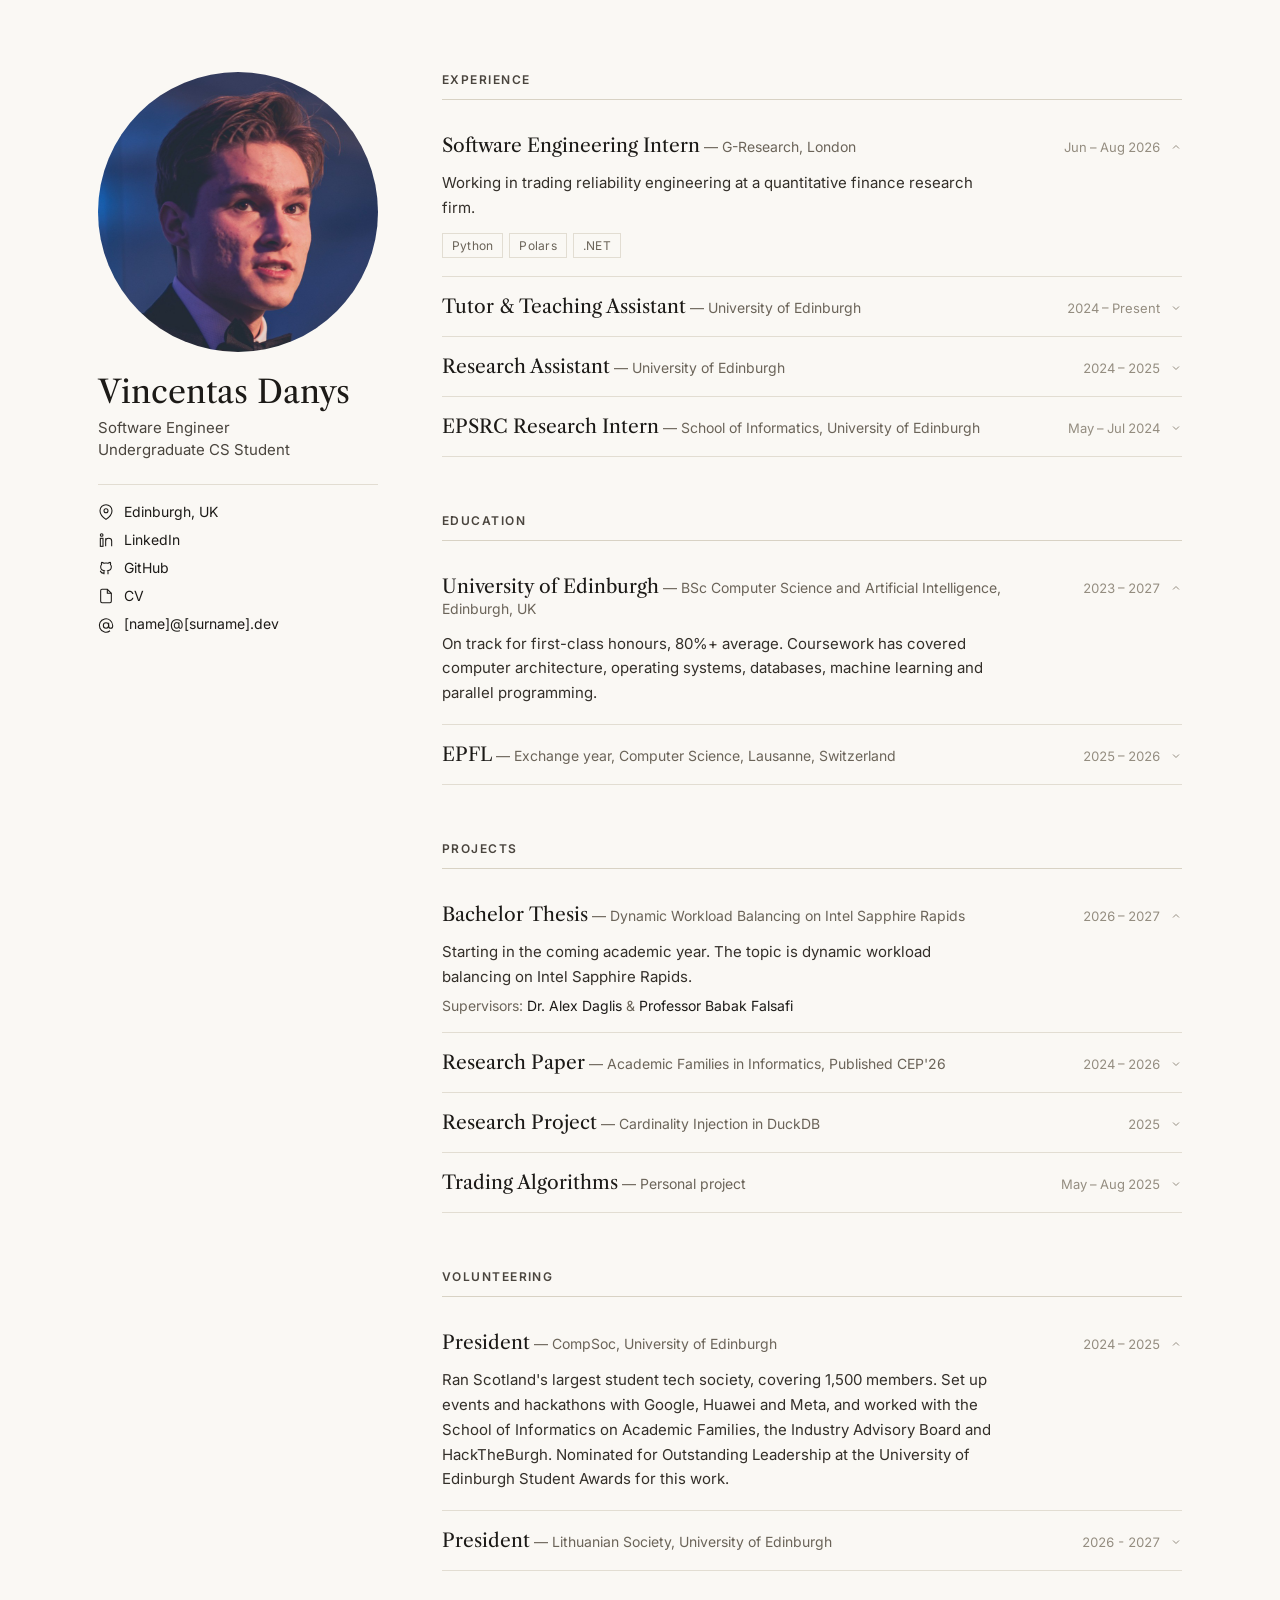
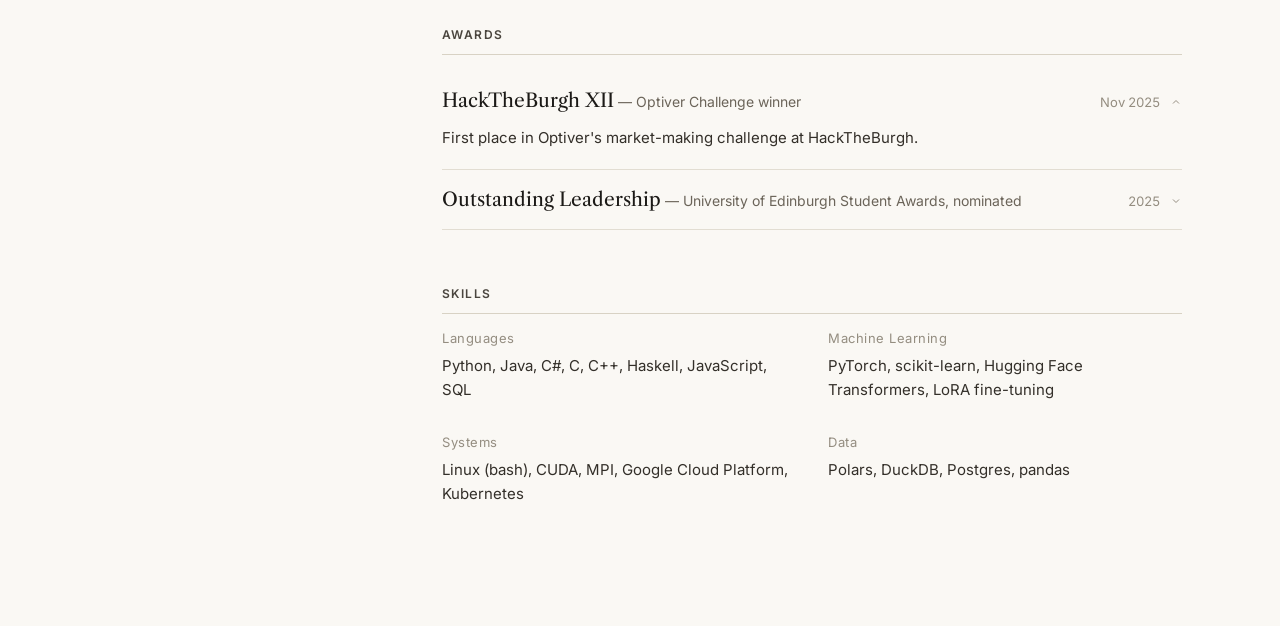
<file: index.html>
<!DOCTYPE html>
<html lang="en">
<head>
<meta charset="utf-8">
<meta name="viewport" content="width=device-width, initial-scale=1">
<title>Vincentas Danys</title>
<link rel="icon" href="images/favicon.ico">
<link rel="preconnect" href="https://fonts.googleapis.com">
<link rel="preconnect" href="https://fonts.gstatic.com" crossorigin>
<link href="https://fonts.googleapis.com/css2?family=Inter:wght@400;500;600&family=Libre+Caslon+Text:ital,wght@0,400;0,700;1,400&display=swap" rel="stylesheet">
<link rel="stylesheet" href="style.css">
</head>
<body>
<div class="page">

  <!-- LEFT PANEL -->
  <div class="profile">
    <img class="profile-photo" src="images/pfp.jpg" alt="Vincentas Danys">

    <div>
      <h1 class="profile-name">Vincentas Danys</h1>
      <div class="profile-role">Software Engineer<br>Undergraduate CS Student</div>
    </div>

    <div class="profile-links">
      <span class="profile-text">
        <svg width="16" height="16" viewBox="0 0 24 24" fill="none" stroke="currentColor" stroke-width="1.6"><path d="M21 10c0 7-9 13-9 13s-9-6-9-13a9 9 0 0 1 18 0z"></path><circle cx="12" cy="10" r="3"></circle></svg>
        Edinburgh, UK
      </span>
      <a href="https://www.linkedin.com/in/Vincent-danys/" target="_blank" rel="noopener">
        <svg width="16" height="16" viewBox="0 0 24 24" fill="none" stroke="currentColor" stroke-width="1.6"><g transform="translate(1.5 0.5)"><rect x="2" y="9" width="4" height="12"></rect><circle cx="4" cy="4" r="2"></circle><path d="M10 9v12M10 13c0-2.5 2-4 4.5-4S19 10.5 19 13v8"></path></g></svg>
        LinkedIn
      </a>
      <a href="https://github.com/VinceKaj/" target="_blank" rel="noopener">
        <svg width="16" height="16" viewBox="0 0 24 24" fill="none" stroke="currentColor" stroke-width="1.6"><g transform="translate(0 0.5)"><path d="M9 19c-4.3 1.4-4.3-2.5-6-3m12 5v-3.5c0-1 .1-1.4-.5-2 2.8-.3 5.5-1.4 5.5-6a4.6 4.6 0 0 0-1.3-3.2 4.2 4.2 0 0 0-.1-3.2s-1.1-.3-3.5 1.3a12.3 12.3 0 0 0-6.2 0C6.5 2.8 5.4 3.1 5.4 3.1a4.2 4.2 0 0 0-.1 3.2A4.6 4.6 0 0 0 4 9.5c0 4.6 2.7 5.7 5.5 6-.6.6-.6 1.2-.5 2V21"></path></g></svg>
        GitHub
      </a>
      <a href="https://drive.google.com/file/d/1qpBFwZuKR9v0OJGF6OJ1XhiFRIxFtahW/view?usp=sharing" target="_blank" rel="noopener">
        <svg width="16" height="16" viewBox="0 0 24 24" fill="none" stroke="currentColor" stroke-width="1.6"><path d="M14 2H6a2 2 0 0 0-2 2v16a2 2 0 0 0 2 2h12a2 2 0 0 0 2-2V8z"></path><path d="M14 2v6h6"></path></svg>
        CV
      </a>
      <span class="profile-text profile-email">
        <svg width="16" height="16" viewBox="0 0 24 24" fill="none" stroke="currentColor" stroke-width="1.6"><circle cx="12" cy="12" r="4"></circle><path d="M16 8v5a3 3 0 0 0 6 0v-1a10 10 0 1 0-3.92 7.94"></path></svg>
        [name]@[surname].dev
      </span>
    </div>
  </div>

  <!-- RIGHT PANEL -->
  <div class="content">

    <!-- EXPERIENCE -->
    <section>
      <h2>Experience</h2>
      <div id="experience-list"></div>
    </section>

    <!-- EDUCATION -->
    <section>
      <h2>Education</h2>
      <div id="education-list"></div>
    </section>

    <!-- PROJECTS -->
    <section>
      <h2>Projects</h2>
      <div id="projects-list"></div>
    </section>

    <!-- VOLUNTEERING -->
    <section>
      <h2>Volunteering</h2>
      <div id="volunteering-list"></div>
    </section>

    <!-- AWARDS -->
    <section>
      <h2>Awards</h2>
      <div id="awards-list"></div>
    </section>

    <!-- SKILLS -->
    <section>
      <h2>Skills</h2>
      <div class="skills-grid">
        <div>
          <div class="skills-label">Languages</div>
          <p class="skills-list">Python, Java, C#, C, C++, Haskell, JavaScript, SQL</p>
        </div>
        <div>
          <div class="skills-label">Machine Learning</div>
          <p class="skills-list">PyTorch, scikit-learn, Hugging Face Transformers, LoRA fine-tuning</p>
        </div>
        <div>
          <div class="skills-label">Systems</div>
          <p class="skills-list">Linux (bash), CUDA, MPI, Google Cloud Platform, Kubernetes</p>
        </div>
        <div>
          <div class="skills-label">Data</div>
          <p class="skills-list">Polars, DuckDB, Postgres, pandas</p>
        </div>
      </div>
    </section>

  </div>
</div>

<script src="script.js"></script>
</body>
</html>
</file>
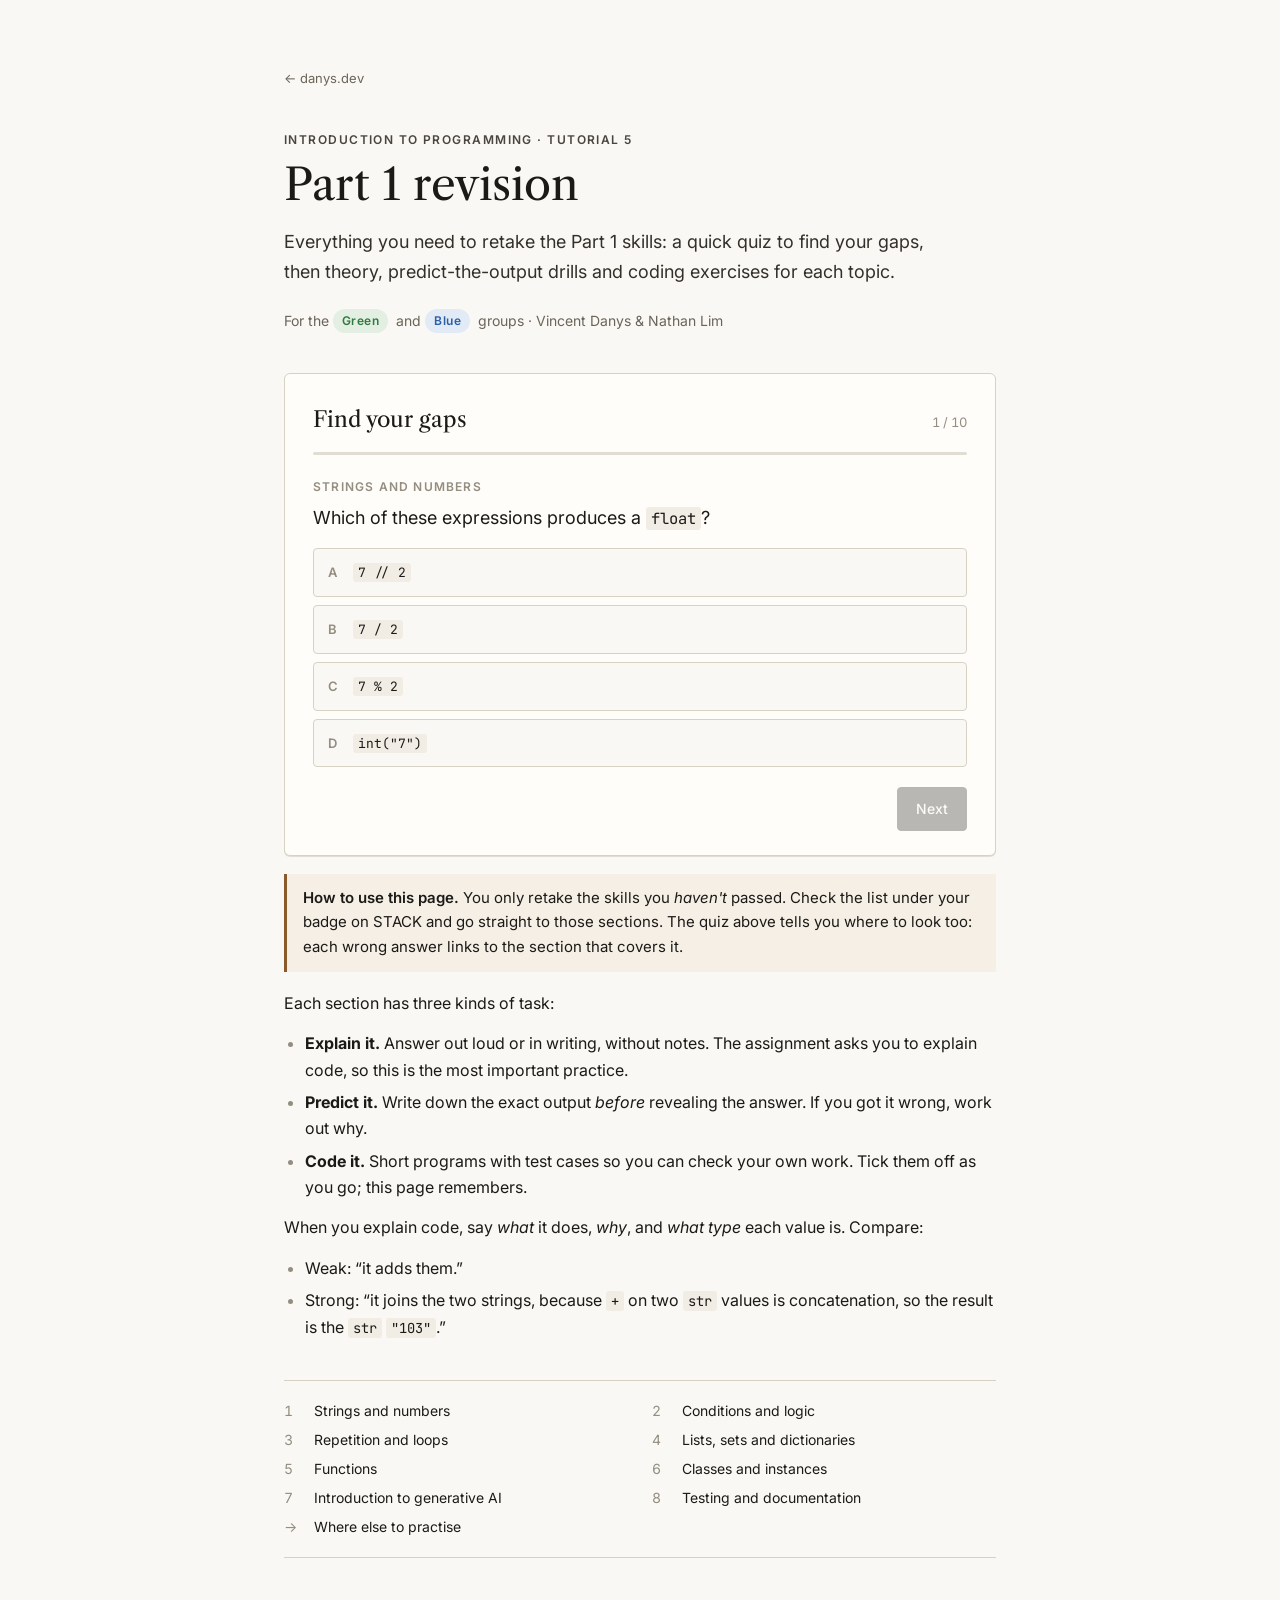
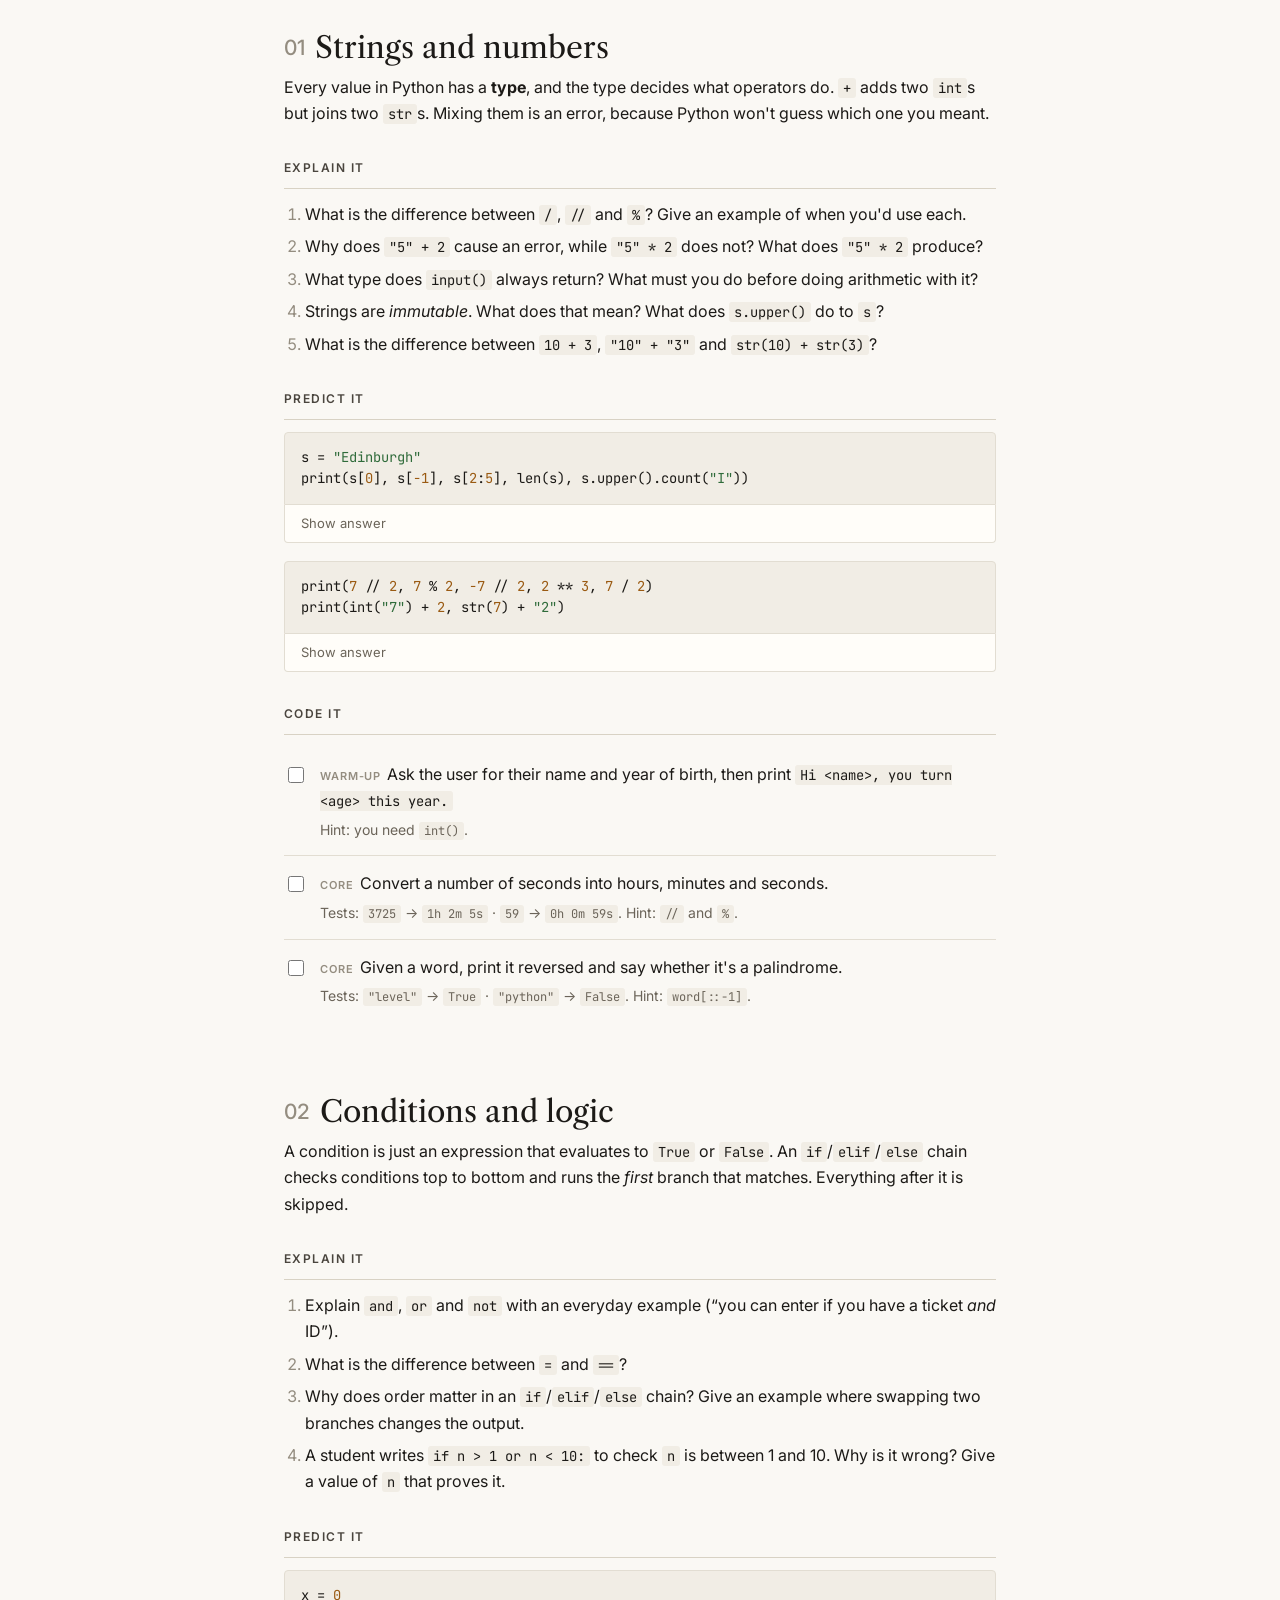
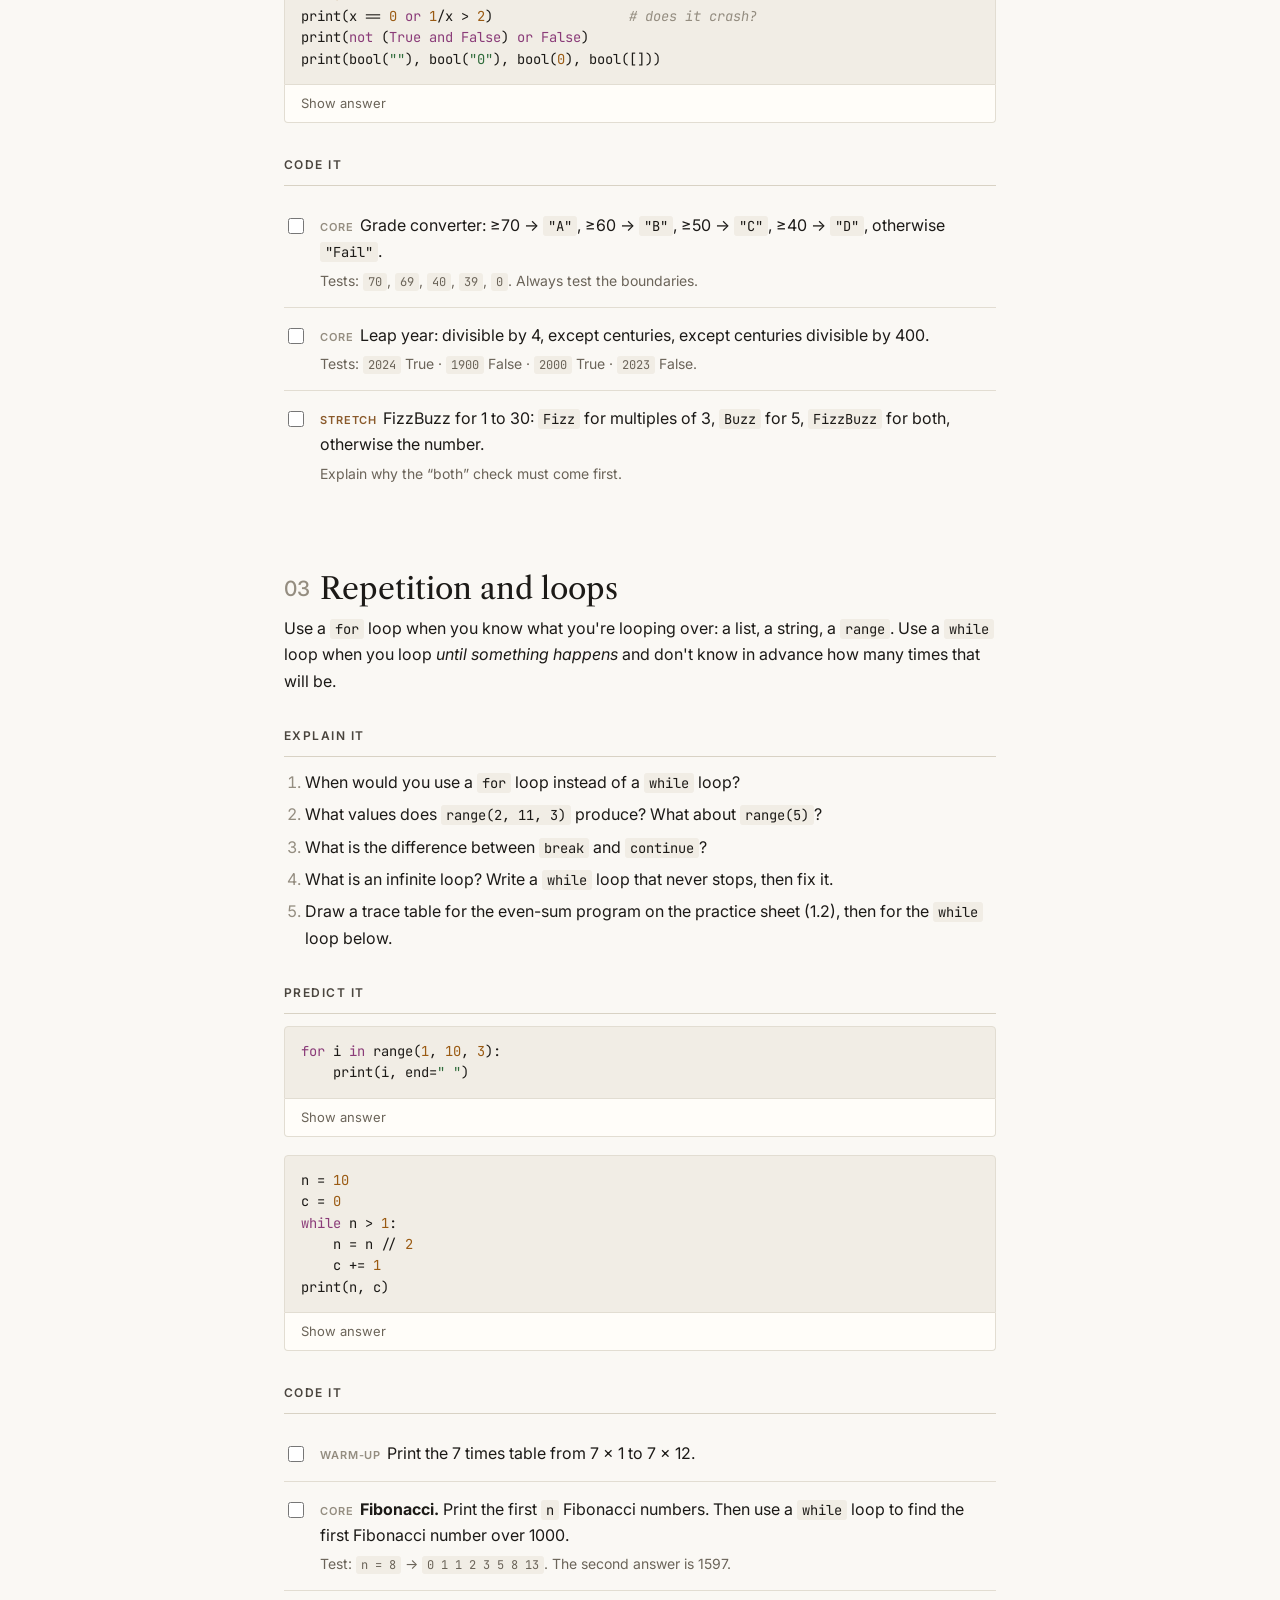
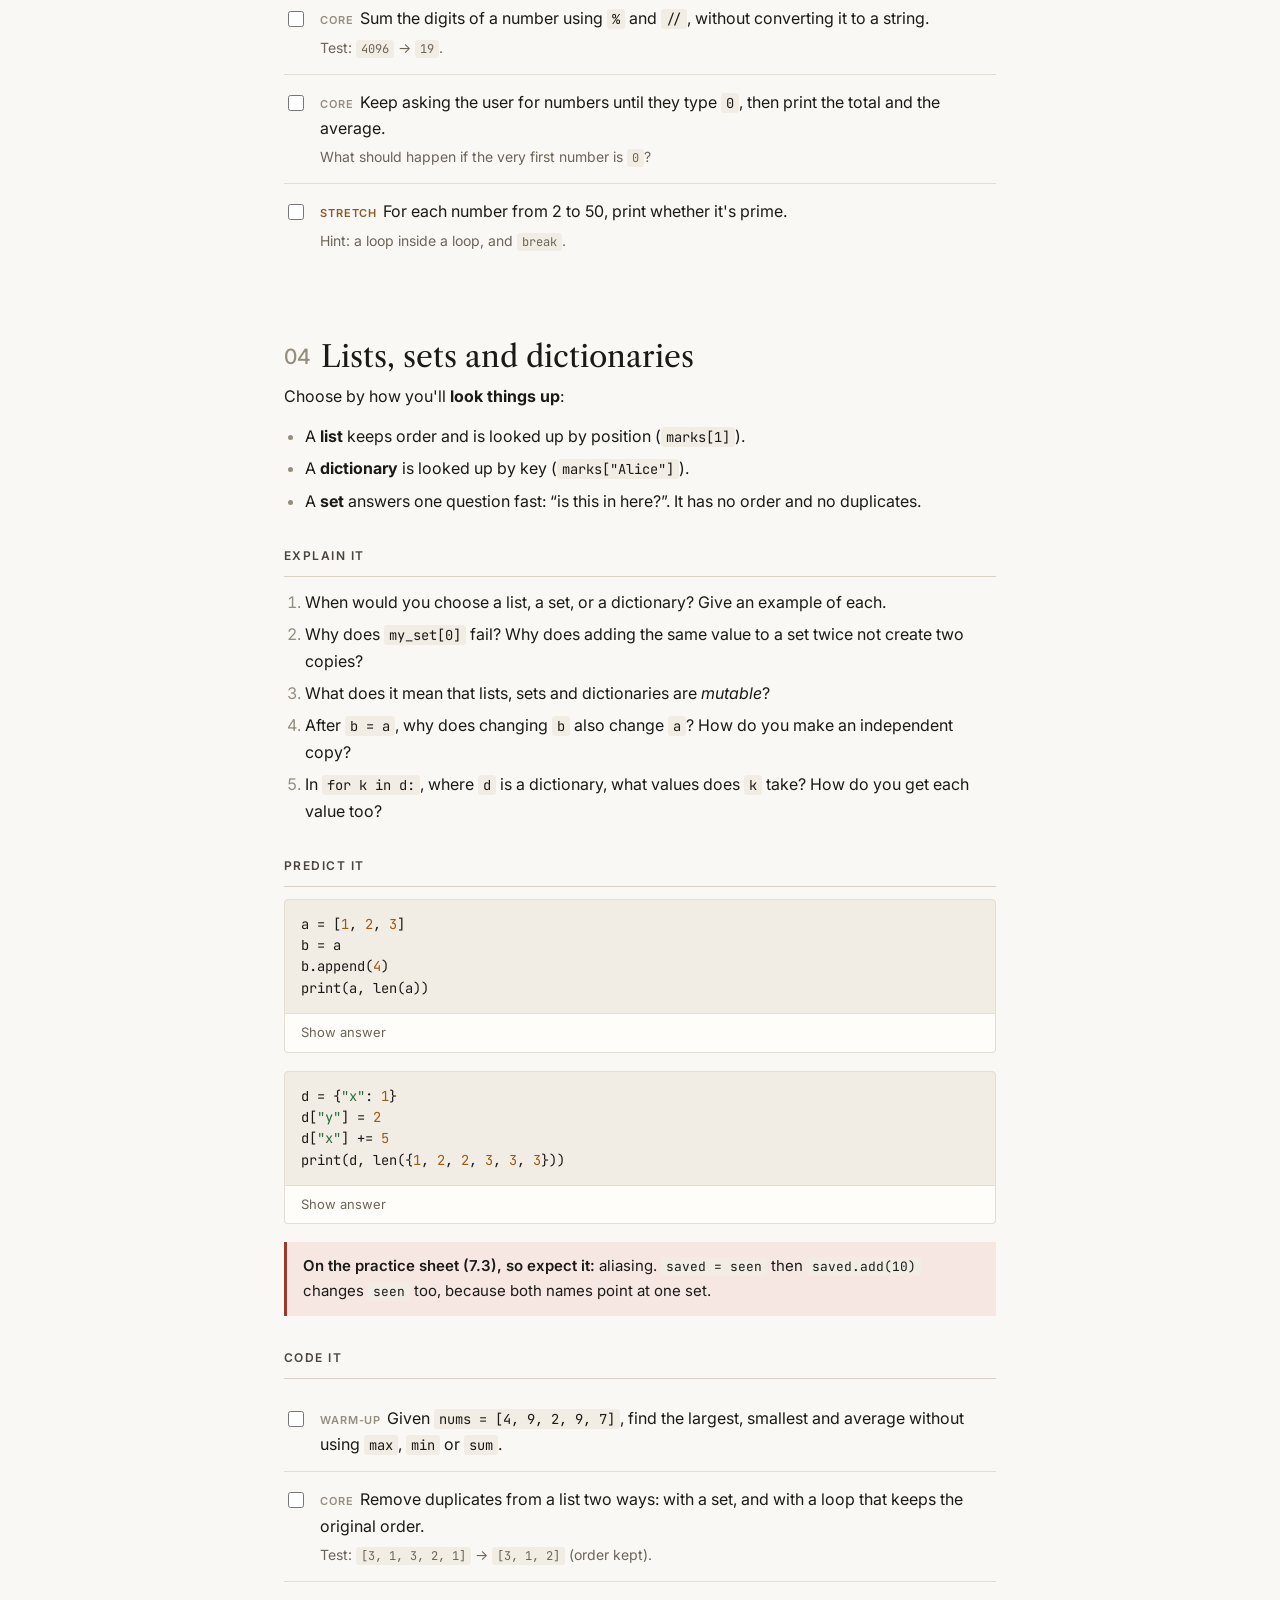
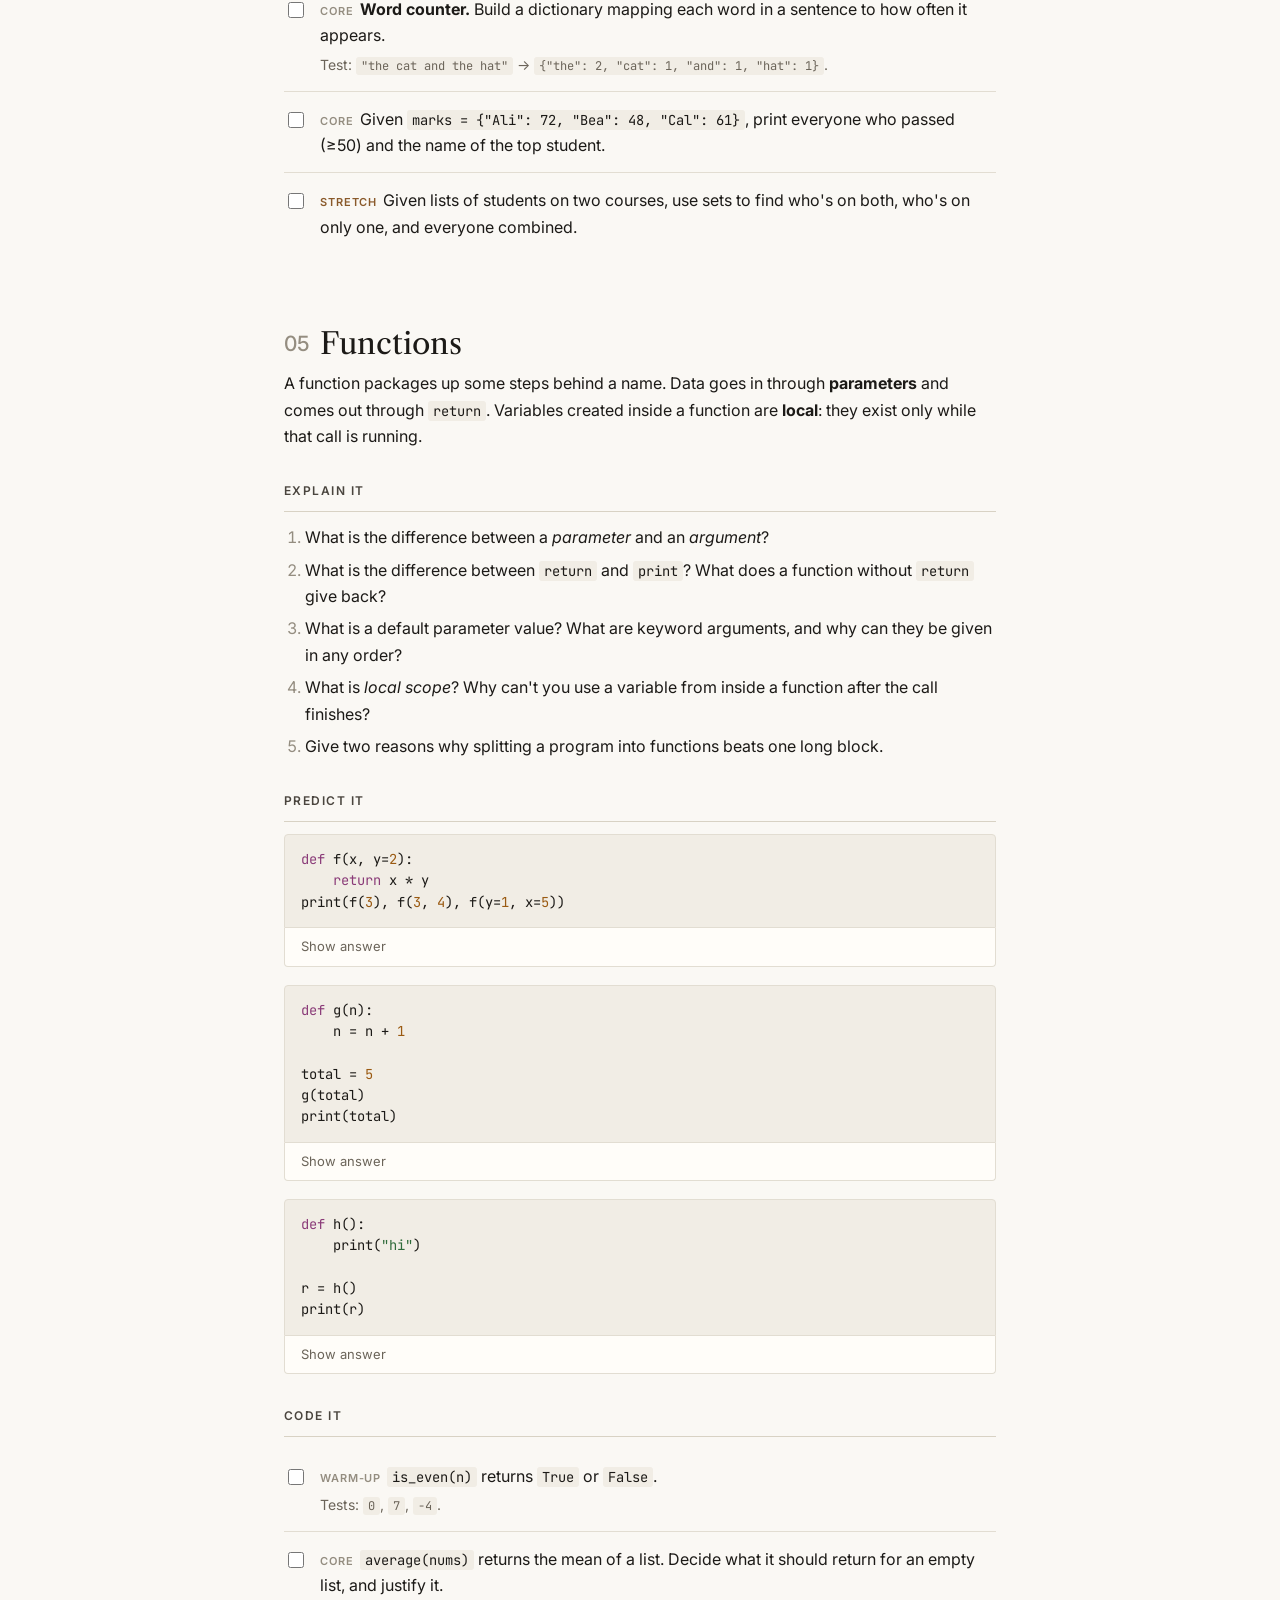
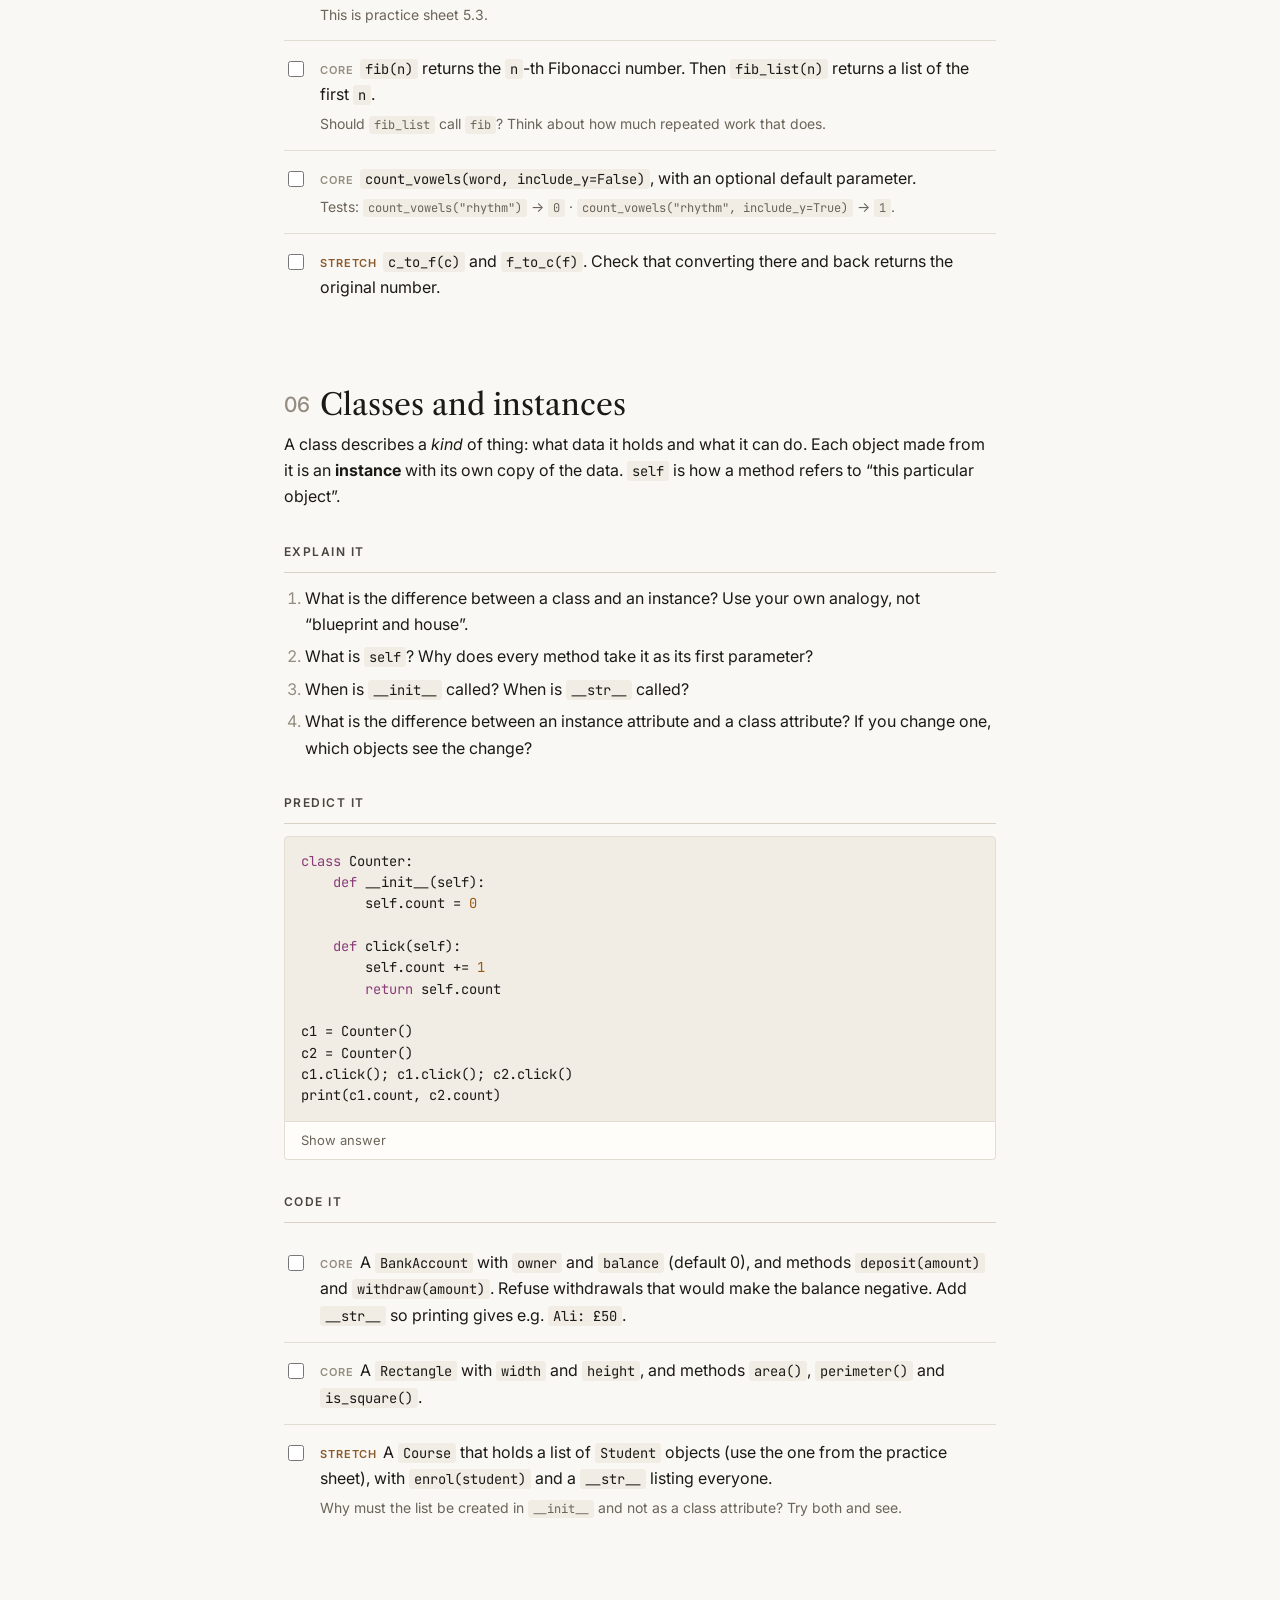
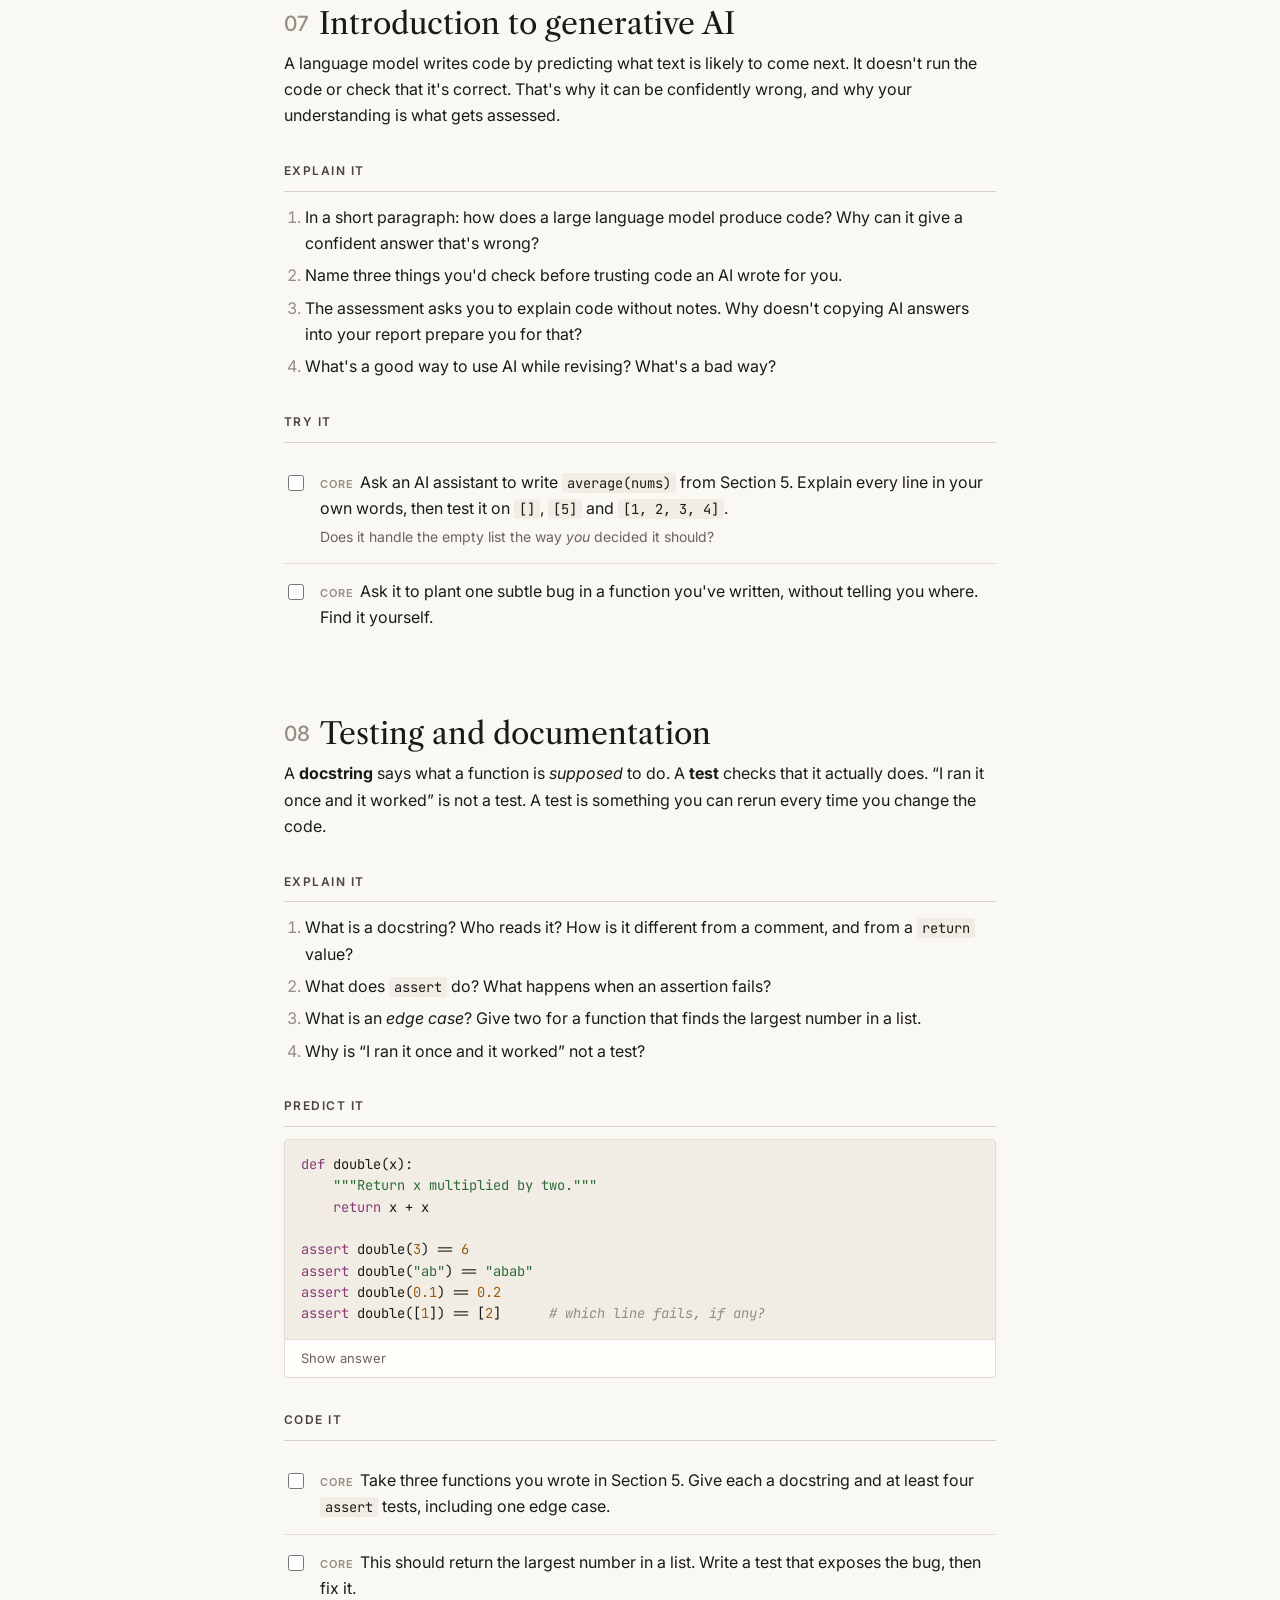
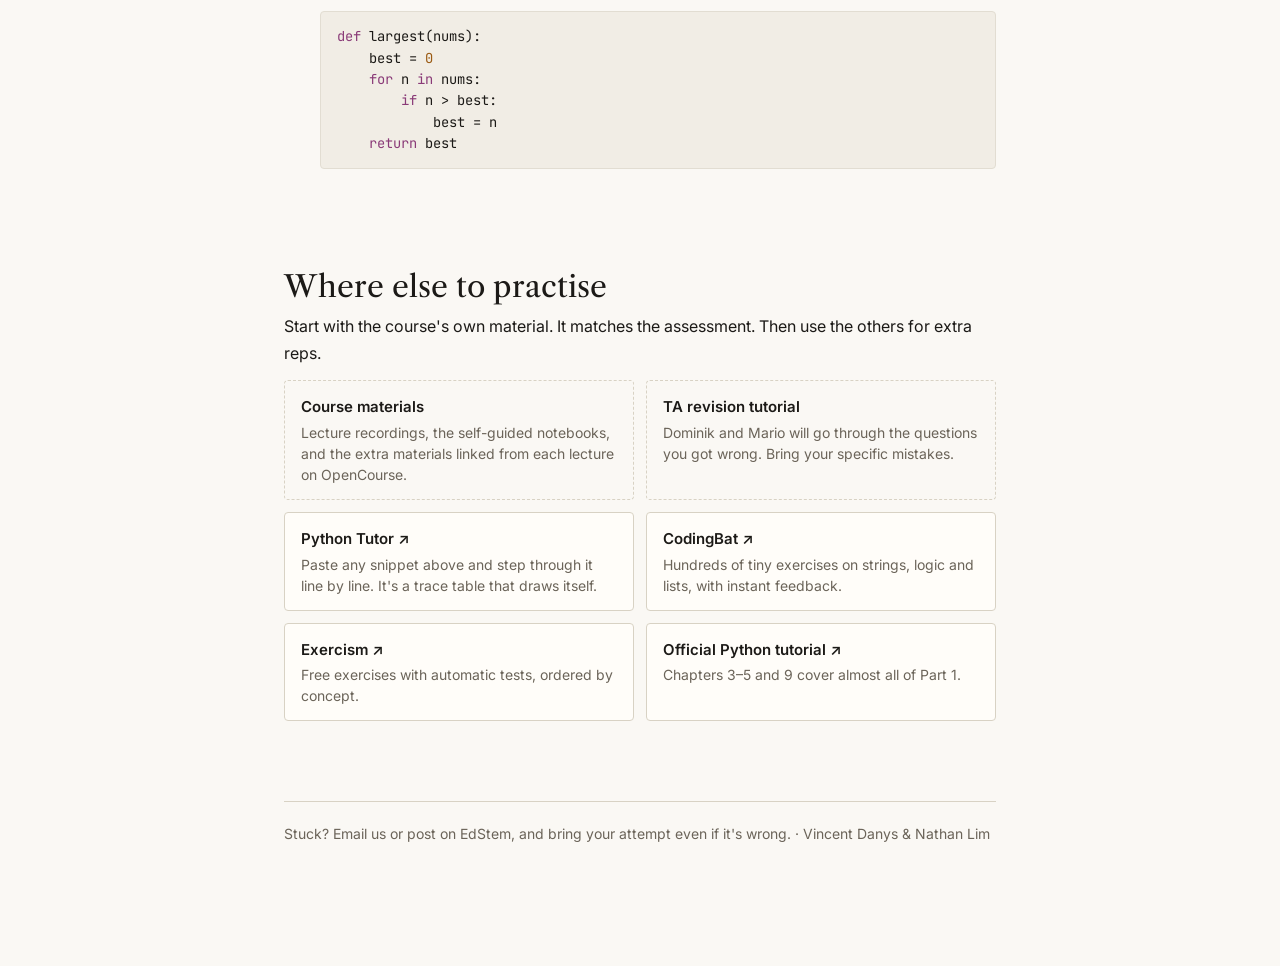
<file: tutorial5.html>
<!DOCTYPE html>
<html lang="en">
<head>
<meta charset="utf-8">
<meta name="viewport" content="width=device-width, initial-scale=1">
<title>Part 1 Revision · Introduction to Programming</title>
<meta name="description" content="Revision guide for Introduction to Programming, Part 1: a 10-question quiz, theory, predict-the-output drills and coding exercises.">
<link rel="icon" href="images/favicon.ico">
<link rel="preconnect" href="https://fonts.googleapis.com">
<link rel="preconnect" href="https://fonts.gstatic.com" crossorigin>
<link href="https://fonts.googleapis.com/css2?family=Inter:wght@400;500;600&family=JetBrains+Mono:wght@400;500&family=Libre+Caslon+Text:ital,wght@0,400;0,700;1,400&display=swap" rel="stylesheet">
<style>
:root {
  --bg: #faf8f4;
  --ink: #1c1a17;
  --ink-2: #332f29;
  --ink-3: #4a453e;
  --muted: #6b6459;
  --faint: #948d80;
  --rule: #e2ddd2;
  --rule-2: #d8d2c4;
  --code-bg: #f1ede5;
  --card: #fffdf9;
  --ok: #2f6b3a;
  --ok-bg: #e9f1e6;
  --bad: #9a3a2a;
  --bad-bg: #f6e7e2;
  --green: #2f7a3e;
  --blue: #2b5fa8;
  --accent: #8a5a2b;
}
* { box-sizing: border-box; }
html { scroll-behavior: smooth; }
body {
  margin: 0;
  background: var(--bg);
  color: var(--ink);
  font-family: 'Inter', system-ui, sans-serif;
  font-size: 16px;
  line-height: 1.65;
}
a { color: var(--ink); text-decoration-thickness: 1px; text-underline-offset: 3px; }
a:hover { color: var(--muted); }
::selection { background: #e7e2d8; }

.wrap { max-width: 760px; margin: 0 auto; padding: 64px 24px 120px; }

/* Header */
.back { font-size: 13px; color: var(--muted); text-decoration: none; display: inline-flex; gap: 6px; align-items: center; }
.kicker {
  margin-top: 40px;
  font-size: 12px; font-weight: 600; letter-spacing: 0.12em; text-transform: uppercase; color: var(--ink-3);
}
h1 {
  font-family: 'Libre Caslon Text', Georgia, serif;
  font-weight: 400; font-size: 44px; line-height: 1.12; margin: 10px 0 18px;
}
.lede { font-size: 18px; color: var(--ink-2); margin: 0 0 22px; max-width: 60ch; }
.byline { font-size: 14px; color: var(--muted); }
.pill {
  display: inline-block; font-size: 12px; font-weight: 600; letter-spacing: 0.04em;
  padding: 2px 9px; border-radius: 999px; margin-right: 4px; vertical-align: 1px;
}
.pill.green { background: #e3efe2; color: var(--green); }
.pill.blue { background: #e2eaf5; color: var(--blue); }

/* Sections */
section { margin-top: 72px; }
h2 {
  font-family: 'Libre Caslon Text', Georgia, serif;
  font-weight: 400; font-size: 30px; line-height: 1.2; margin: 0 0 8px;
  scroll-margin-top: 24px;
}
.h2-num { color: var(--faint); font-size: 0.7em; margin-right: 10px; font-family: 'Inter', sans-serif; font-weight: 500; vertical-align: 3px; }
h3 {
  font-size: 12px; font-weight: 600; letter-spacing: 0.12em; text-transform: uppercase; color: var(--ink-3);
  margin: 32px 0 12px; padding-bottom: 10px; border-bottom: 1px solid var(--rule-2);
}
p { margin: 0 0 14px; }
ol, ul { padding-left: 1.3em; margin: 0 0 14px; }
li { margin: 6px 0; }
li::marker { color: var(--faint); }

code, pre { font-family: 'JetBrains Mono', ui-monospace, Menlo, monospace; font-size: 0.86em; }
:not(pre) > code { background: var(--code-bg); padding: 1px 5px; border-radius: 3px; }
pre {
  background: var(--code-bg); border: 1px solid var(--rule); border-radius: 4px;
  padding: 14px 16px; overflow-x: auto; line-height: 1.55; margin: 0 0 14px;
}
.kw { color: #8a3b78; } .st { color: #2f6b3a; } .cm { color: var(--faint); font-style: italic; } .nu { color: #9a5a12; }

/* TOC */
.toc {
  margin-top: 40px; border-top: 1px solid var(--rule-2); border-bottom: 1px solid var(--rule-2);
  padding: 18px 0; display: grid; grid-template-columns: 1fr 1fr; gap: 6px 24px; font-size: 14px;
}
.toc a { text-decoration: none; display: flex; gap: 10px; }
.toc a span { color: var(--faint); font-variant-numeric: tabular-nums; width: 1.4em; }
.toc a:hover { color: var(--accent); }

/* Callouts */
.note, .trap {
  border-left: 3px solid var(--accent); background: #f5efe6; padding: 12px 16px; margin: 18px 0; font-size: 15px;
}
.trap { border-left-color: var(--bad); background: var(--bad-bg); }
.note b, .trap b { font-weight: 600; }

/* Quiz */
.quiz {
  margin-top: 40px; background: var(--card); border: 1px solid var(--rule-2); border-radius: 6px;
  padding: 28px 28px 24px; box-shadow: 0 1px 0 var(--rule);
}
.quiz-top { display: flex; justify-content: space-between; align-items: baseline; gap: 12px; }
.quiz-title { font-family: 'Libre Caslon Text', Georgia, serif; font-size: 22px; }
.quiz-count { font-size: 13px; color: var(--faint); font-variant-numeric: tabular-nums; white-space: nowrap; }
.progress { height: 3px; background: var(--rule); margin: 14px 0 22px; border-radius: 2px; overflow: hidden; }
.progress > div { height: 100%; width: 0; background: var(--accent); transition: width 300ms ease; }
.q-topic { font-size: 12px; font-weight: 600; letter-spacing: 0.1em; text-transform: uppercase; color: var(--faint); margin-bottom: 6px; }
.q-text { font-size: 18px; margin: 0 0 16px; color: var(--ink); }
.q-text pre { margin-top: 10px; font-size: 14px; }
.options { display: flex; flex-direction: column; gap: 8px; }
.opt {
  font: inherit; font-size: 15px; text-align: left; color: var(--ink);
  background: var(--bg); border: 1px solid var(--rule-2); border-radius: 4px;
  padding: 11px 14px; cursor: pointer; display: flex; gap: 12px; align-items: baseline;
  transition: border-color 150ms, background 150ms;
}
.opt:hover:not(:disabled) { border-color: var(--muted); }
.opt .letter { color: var(--faint); font-weight: 600; font-size: 13px; width: 1em; flex: none; }
.opt:disabled { cursor: default; }
.opt.correct { background: var(--ok-bg); border-color: var(--ok); }
.opt.wrong { background: var(--bad-bg); border-color: var(--bad); }
.opt.dim { opacity: 0.55; }
.feedback { margin-top: 16px; font-size: 15px; color: var(--ink-2); display: none; }
.feedback.show { display: block; }
.feedback .verdict { font-weight: 600; margin-right: 6px; }
.feedback .verdict.ok { color: var(--ok); }
.feedback .verdict.bad { color: var(--bad); }
.feedback .see { display: block; margin-top: 6px; font-size: 14px; }
.quiz-nav { display: flex; justify-content: flex-end; margin-top: 20px; gap: 10px; }
.btn {
  font: inherit; font-size: 14px; font-weight: 500; color: var(--bg); background: var(--ink);
  border: 1px solid var(--ink); border-radius: 4px; padding: 9px 18px; cursor: pointer;
}
.btn:hover { background: var(--ink-3); }
.btn:disabled { opacity: 0.3; cursor: default; }
.btn.ghost { background: transparent; color: var(--ink); border-color: var(--rule-2); }
.btn.ghost:hover { border-color: var(--muted); }
.result { text-align: center; padding: 8px 0; }
.result .score { font-family: 'Libre Caslon Text', Georgia, serif; font-size: 56px; line-height: 1; margin: 6px 0 10px; }
.result .msg { color: var(--ink-2); max-width: 46ch; margin: 0 auto 18px; }
.result ul { text-align: left; max-width: 46ch; margin: 0 auto 20px; font-size: 15px; }

/* Predict-it reveal */
.predict { margin: 0 0 18px; }
.predict pre { margin-bottom: 0; border-bottom-left-radius: 0; border-bottom-right-radius: 0; }
.reveal {
  width: 100%; font: inherit; font-size: 13px; color: var(--muted); text-align: left;
  background: var(--card); border: 1px solid var(--rule); border-top: none;
  border-radius: 0 0 4px 4px; padding: 8px 16px; cursor: pointer;
}
.reveal:hover { color: var(--ink); }
.answer { display: none; padding: 12px 16px; border: 1px solid var(--rule); border-top: none; background: var(--card); font-size: 15px; border-radius: 0 0 4px 4px; }
.predict.open .reveal { border-radius: 0; }
.predict.open .answer { display: block; }
.answer code.out { background: var(--ok-bg); color: var(--ok); }

/* Exercises */
.ex { border-bottom: 1px solid var(--rule); padding: 14px 0; display: grid; grid-template-columns: 26px 1fr; gap: 4px 10px; }
.ex:last-child { border-bottom: none; }
.ex input[type=checkbox] { margin-top: 6px; width: 16px; height: 16px; accent-color: var(--ok); cursor: pointer; }
.ex-body p { margin: 0; }
.ex-body .tests { font-size: 14px; color: var(--muted); margin-top: 4px; }
.ex.done .ex-body > p:first-child { color: var(--faint); text-decoration: line-through; text-decoration-color: var(--rule-2); }
.lvl { font-size: 11px; font-weight: 600; letter-spacing: 0.08em; text-transform: uppercase; color: var(--faint); margin-right: 6px; }
.lvl.stretch { color: var(--accent); }

/* Resources */
.res { display: grid; grid-template-columns: 1fr 1fr; gap: 12px; }
.res a {
  display: block; text-decoration: none; border: 1px solid var(--rule-2); border-radius: 4px;
  padding: 14px 16px; background: var(--card); transition: border-color 150ms;
}
.res a:hover { border-color: var(--muted); color: var(--ink); }
.res .r-name { font-weight: 600; font-size: 15px; }
.res .r-desc { font-size: 14px; color: var(--muted); margin-top: 2px; line-height: 1.5; }
.res .r-plain { border: 1px dashed var(--rule-2); border-radius: 4px; padding: 14px 16px; }

footer { margin-top: 80px; padding-top: 20px; border-top: 1px solid var(--rule-2); font-size: 14px; color: var(--muted); }

@media (max-width: 640px) {
  .wrap { padding: 40px 16px 80px; }
  h1 { font-size: 34px; }
  h2 { font-size: 25px; }
  .toc, .res { grid-template-columns: 1fr; }
  .quiz { padding: 20px 16px; }
  .q-text { font-size: 16px; }
}
</style>
</head>
<body>
<main class="wrap">

<a class="back" href="/">← danys.dev</a>

<div class="kicker">Introduction to Programming · Tutorial 5</div>
<h1>Part 1 revision</h1>
<p class="lede">Everything you need to retake the Part 1 skills: a quick quiz to find your gaps, then theory, predict-the-output drills and coding exercises for each topic.</p>
<div class="byline">For the <span class="pill green">Green</span> and <span class="pill blue">Blue</span> groups · Vincent Danys &amp; Nathan Lim</div>

<!-- QUIZ -->
<div class="quiz" id="quiz" aria-live="polite"></div>

<div class="note">
  <b>How to use this page.</b> You only retake the skills you <em>haven't</em> passed. Check the list under your badge on STACK and go straight to those sections. The quiz above tells you where to look too: each wrong answer links to the section that covers it.
</div>

<p>Each section has three kinds of task:</p>
<ul>
  <li><b>Explain it.</b> Answer out loud or in writing, without notes. The assignment asks you to explain code, so this is the most important practice.</li>
  <li><b>Predict it.</b> Write down the exact output <em>before</em> revealing the answer. If you got it wrong, work out why.</li>
  <li><b>Code it.</b> Short programs with test cases so you can check your own work. Tick them off as you go; this page remembers.</li>
</ul>

<p>When you explain code, say <em>what</em> it does, <em>why</em>, and <em>what type</em> each value is. Compare:</p>
<ul>
  <li>Weak: “it adds them.”</li>
  <li>Strong: “it joins the two strings, because <code>+</code> on two <code>str</code> values is concatenation, so the result is the <code>str</code> <code>"103"</code>.”</li>
</ul>

<nav class="toc" aria-label="Contents">
  <a href="#strings"><span>1</span>Strings and numbers</a>
  <a href="#conditions"><span>2</span>Conditions and logic</a>
  <a href="#loops"><span>3</span>Repetition and loops</a>
  <a href="#collections"><span>4</span>Lists, sets and dictionaries</a>
  <a href="#functions"><span>5</span>Functions</a>
  <a href="#classes"><span>6</span>Classes and instances</a>
  <a href="#genai"><span>7</span>Introduction to generative AI</a>
  <a href="#testing"><span>8</span>Testing and documentation</a>
  <a href="#resources"><span>→</span>Where else to practise</a>
</nav>

<!-- 1 -->
<section>
<h2 id="strings"><span class="h2-num">01</span>Strings and numbers</h2>
<p>Every value in Python has a <b>type</b>, and the type decides what operators do. <code>+</code> adds two <code>int</code>s but joins two <code>str</code>s. Mixing them is an error, because Python won't guess which one you meant.</p>

<h3>Explain it</h3>
<ol>
  <li>What is the difference between <code>/</code>, <code>//</code> and <code>%</code>? Give an example of when you'd use each.</li>
  <li>Why does <code>"5" + 2</code> cause an error, while <code>"5" * 2</code> does not? What does <code>"5" * 2</code> produce?</li>
  <li>What type does <code>input()</code> always return? What must you do before doing arithmetic with it?</li>
  <li>Strings are <em>immutable</em>. What does that mean? What does <code>s.upper()</code> do to <code>s</code>?</li>
  <li>What is the difference between <code>10 + 3</code>, <code>"10" + "3"</code> and <code>str(10) + str(3)</code>?</li>
</ol>

<h3>Predict it</h3>
<div class="predict">
<pre>s = <span class="st">"Edinburgh"</span>
print(s[<span class="nu">0</span>], s[<span class="nu">-1</span>], s[<span class="nu">2</span>:<span class="nu">5</span>], len(s), s.upper().count(<span class="st">"I"</span>))</pre>
<button class="reveal">Show answer</button>
<div class="answer"><code class="out">E h inb 9 1</code>. Index <code>0</code> is the first character and <code>-1</code> the last. <code>[2:5]</code> gives indices 2, 3 and 4, because the end is excluded. <code>"EDINBURGH"</code> contains one <code>I</code>.</div>
</div>
<div class="predict">
<pre>print(<span class="nu">7</span> // <span class="nu">2</span>, <span class="nu">7</span> % <span class="nu">2</span>, <span class="nu">-7</span> // <span class="nu">2</span>, <span class="nu">2</span> ** <span class="nu">3</span>, <span class="nu">7</span> / <span class="nu">2</span>)
print(int(<span class="st">"7"</span>) + <span class="nu">2</span>, str(<span class="nu">7</span>) + <span class="st">"2"</span>)</pre>
<button class="reveal">Show answer</button>
<div class="answer"><code class="out">3 1 -4 8 3.5</code> then <code class="out">9 72</code>. <code>//</code> rounds <em>down</em>, so −3.5 becomes −4, not −3. <code>/</code> always gives a <code>float</code>. <code>str(7) + "2"</code> joins two strings.</div>
</div>

<h3>Code it</h3>
<div class="ex"><input type="checkbox" aria-label="Done"><div class="ex-body"><p><span class="lvl">warm-up</span>Ask the user for their name and year of birth, then print <code>Hi &lt;name&gt;, you turn &lt;age&gt; this year.</code></p><p class="tests">Hint: you need <code>int()</code>.</p></div></div>
<div class="ex"><input type="checkbox" aria-label="Done"><div class="ex-body"><p><span class="lvl">core</span>Convert a number of seconds into hours, minutes and seconds.</p><p class="tests">Tests: <code>3725</code> → <code>1h 2m 5s</code> · <code>59</code> → <code>0h 0m 59s</code>. Hint: <code>//</code> and <code>%</code>.</p></div></div>
<div class="ex"><input type="checkbox" aria-label="Done"><div class="ex-body"><p><span class="lvl">core</span>Given a word, print it reversed and say whether it's a palindrome.</p><p class="tests">Tests: <code>"level"</code> → <code>True</code> · <code>"python"</code> → <code>False</code>. Hint: <code>word[::-1]</code>.</p></div></div>
</section>

<!-- 2 -->
<section>
<h2 id="conditions"><span class="h2-num">02</span>Conditions and logic</h2>
<p>A condition is just an expression that evaluates to <code>True</code> or <code>False</code>. An <code>if</code>/<code>elif</code>/<code>else</code> chain checks conditions top to bottom and runs the <em>first</em> branch that matches. Everything after it is skipped.</p>

<h3>Explain it</h3>
<ol>
  <li>Explain <code>and</code>, <code>or</code> and <code>not</code> with an everyday example (“you can enter if you have a ticket <em>and</em> ID”).</li>
  <li>What is the difference between <code>=</code> and <code>==</code>?</li>
  <li>Why does order matter in an <code>if</code>/<code>elif</code>/<code>else</code> chain? Give an example where swapping two branches changes the output.</li>
  <li>A student writes <code>if n &gt; 1 or n &lt; 10:</code> to check <code>n</code> is between 1 and 10. Why is it wrong? Give a value of <code>n</code> that proves it.</li>
</ol>

<h3>Predict it</h3>
<div class="predict">
<pre>x = <span class="nu">0</span>
print(x == <span class="nu">0</span> <span class="kw">or</span> <span class="nu">1</span>/x &gt; <span class="nu">2</span>)                 <span class="cm"># does it crash?</span>
print(<span class="kw">not</span> (<span class="kw">True and False</span>) <span class="kw">or False</span>)
print(bool(<span class="st">""</span>), bool(<span class="st">"0"</span>), bool(<span class="nu">0</span>), bool([]))</pre>
<button class="reveal">Show answer</button>
<div class="answer"><code class="out">True</code>, <code class="out">True</code>, <code class="out">False True False False</code>. No crash: <code>x == 0</code> is already <code>True</code>, so <code>or</code> stops there and never runs <code>1/x</code> (“short-circuiting”). Empty things and zero are falsy, but <code>"0"</code> is a non-empty string, so it is <code>True</code>.</div>
</div>

<h3>Code it</h3>
<div class="ex"><input type="checkbox" aria-label="Done"><div class="ex-body"><p><span class="lvl">core</span>Grade converter: ≥70 → <code>"A"</code>, ≥60 → <code>"B"</code>, ≥50 → <code>"C"</code>, ≥40 → <code>"D"</code>, otherwise <code>"Fail"</code>.</p><p class="tests">Tests: <code>70</code>, <code>69</code>, <code>40</code>, <code>39</code>, <code>0</code>. Always test the boundaries.</p></div></div>
<div class="ex"><input type="checkbox" aria-label="Done"><div class="ex-body"><p><span class="lvl">core</span>Leap year: divisible by 4, except centuries, except centuries divisible by 400.</p><p class="tests">Tests: <code>2024</code> True · <code>1900</code> False · <code>2000</code> True · <code>2023</code> False.</p></div></div>
<div class="ex"><input type="checkbox" aria-label="Done"><div class="ex-body"><p><span class="lvl stretch">stretch</span>FizzBuzz for 1 to 30: <code>Fizz</code> for multiples of 3, <code>Buzz</code> for 5, <code>FizzBuzz</code> for both, otherwise the number.</p><p class="tests">Explain why the “both” check must come first.</p></div></div>
</section>

<!-- 3 -->
<section>
<h2 id="loops"><span class="h2-num">03</span>Repetition and loops</h2>
<p>Use a <code>for</code> loop when you know what you're looping over: a list, a string, a <code>range</code>. Use a <code>while</code> loop when you loop <em>until something happens</em> and don't know in advance how many times that will be.</p>

<h3>Explain it</h3>
<ol>
  <li>When would you use a <code>for</code> loop instead of a <code>while</code> loop?</li>
  <li>What values does <code>range(2, 11, 3)</code> produce? What about <code>range(5)</code>?</li>
  <li>What is the difference between <code>break</code> and <code>continue</code>?</li>
  <li>What is an infinite loop? Write a <code>while</code> loop that never stops, then fix it.</li>
  <li>Draw a trace table for the even-sum program on the practice sheet (1.2), then for the <code>while</code> loop below.</li>
</ol>

<h3>Predict it</h3>
<div class="predict">
<pre><span class="kw">for</span> i <span class="kw">in</span> range(<span class="nu">1</span>, <span class="nu">10</span>, <span class="nu">3</span>):
    print(i, end=<span class="st">" "</span>)</pre>
<button class="reveal">Show answer</button>
<div class="answer"><code class="out">1 4 7</code>. It starts at 1, steps by 3, and stops <em>before</em> 10.</div>
</div>
<div class="predict">
<pre>n = <span class="nu">10</span>
c = <span class="nu">0</span>
<span class="kw">while</span> n &gt; <span class="nu">1</span>:
    n = n // <span class="nu">2</span>
    c += <span class="nu">1</span>
print(n, c)</pre>
<button class="reveal">Show answer</button>
<div class="answer"><code class="out">1 3</code>. <code>n</code> goes 10 → 5 → 2 → 1, which is three halvings. Then <code>1 &gt; 1</code> is false, so the loop stops.</div>
</div>

<h3>Code it</h3>
<div class="ex"><input type="checkbox" aria-label="Done"><div class="ex-body"><p><span class="lvl">warm-up</span>Print the 7 times table from 7 × 1 to 7 × 12.</p></div></div>
<div class="ex"><input type="checkbox" aria-label="Done"><div class="ex-body"><p><span class="lvl">core</span><b>Fibonacci.</b> Print the first <code>n</code> Fibonacci numbers. Then use a <code>while</code> loop to find the first Fibonacci number over 1000.</p><p class="tests">Test: <code>n = 8</code> → <code>0 1 1 2 3 5 8 13</code>. The second answer is 1597.</p></div></div>
<div class="ex"><input type="checkbox" aria-label="Done"><div class="ex-body"><p><span class="lvl">core</span>Sum the digits of a number using <code>%</code> and <code>//</code>, without converting it to a string.</p><p class="tests">Test: <code>4096</code> → <code>19</code>.</p></div></div>
<div class="ex"><input type="checkbox" aria-label="Done"><div class="ex-body"><p><span class="lvl">core</span>Keep asking the user for numbers until they type <code>0</code>, then print the total and the average.</p><p class="tests">What should happen if the very first number is <code>0</code>?</p></div></div>
<div class="ex"><input type="checkbox" aria-label="Done"><div class="ex-body"><p><span class="lvl stretch">stretch</span>For each number from 2 to 50, print whether it's prime.</p><p class="tests">Hint: a loop inside a loop, and <code>break</code>.</p></div></div>
</section>

<!-- 4 -->
<section>
<h2 id="collections"><span class="h2-num">04</span>Lists, sets and dictionaries</h2>
<p>Choose by how you'll <b>look things up</b>:</p>
<ul>
  <li>A <b>list</b> keeps order and is looked up by position (<code>marks[1]</code>).</li>
  <li>A <b>dictionary</b> is looked up by key (<code>marks["Alice"]</code>).</li>
  <li>A <b>set</b> answers one question fast: “is this in here?”. It has no order and no duplicates.</li>
</ul>

<h3>Explain it</h3>
<ol>
  <li>When would you choose a list, a set, or a dictionary? Give an example of each.</li>
  <li>Why does <code>my_set[0]</code> fail? Why does adding the same value to a set twice not create two copies?</li>
  <li>What does it mean that lists, sets and dictionaries are <em>mutable</em>?</li>
  <li>After <code>b = a</code>, why does changing <code>b</code> also change <code>a</code>? How do you make an independent copy?</li>
  <li>In <code>for k in d:</code>, where <code>d</code> is a dictionary, what values does <code>k</code> take? How do you get each value too?</li>
</ol>

<h3>Predict it</h3>
<div class="predict">
<pre>a = [<span class="nu">1</span>, <span class="nu">2</span>, <span class="nu">3</span>]
b = a
b.append(<span class="nu">4</span>)
print(a, len(a))</pre>
<button class="reveal">Show answer</button>
<div class="answer"><code class="out">[1, 2, 3, 4] 4</code>. <code>b = a</code> doesn't copy the list. It gives the <em>same</em> list a second name. Use <code>a.copy()</code> for a real copy.</div>
</div>
<div class="predict">
<pre>d = {<span class="st">"x"</span>: <span class="nu">1</span>}
d[<span class="st">"y"</span>] = <span class="nu">2</span>
d[<span class="st">"x"</span>] += <span class="nu">5</span>
print(d, len({<span class="nu">1</span>, <span class="nu">2</span>, <span class="nu">2</span>, <span class="nu">3</span>, <span class="nu">3</span>, <span class="nu">3</span>}))</pre>
<button class="reveal">Show answer</button>
<div class="answer"><code class="out">{'x': 6, 'y': 2} 3</code>. Assigning to a new key adds it. A set keeps each value once, so it's <code>{1, 2, 3}</code>.</div>
</div>

<div class="trap"><b>On the practice sheet (7.3), so expect it:</b> aliasing. <code>saved = seen</code> then <code>saved.add(10)</code> changes <code>seen</code> too, because both names point at one set.</div>

<h3>Code it</h3>
<div class="ex"><input type="checkbox" aria-label="Done"><div class="ex-body"><p><span class="lvl">warm-up</span>Given <code>nums = [4, 9, 2, 9, 7]</code>, find the largest, smallest and average without using <code>max</code>, <code>min</code> or <code>sum</code>.</p></div></div>
<div class="ex"><input type="checkbox" aria-label="Done"><div class="ex-body"><p><span class="lvl">core</span>Remove duplicates from a list two ways: with a set, and with a loop that keeps the original order.</p><p class="tests">Test: <code>[3, 1, 3, 2, 1]</code> → <code>[3, 1, 2]</code> (order kept).</p></div></div>
<div class="ex"><input type="checkbox" aria-label="Done"><div class="ex-body"><p><span class="lvl">core</span><b>Word counter.</b> Build a dictionary mapping each word in a sentence to how often it appears.</p><p class="tests">Test: <code>"the cat and the hat"</code> → <code>{"the": 2, "cat": 1, "and": 1, "hat": 1}</code>.</p></div></div>
<div class="ex"><input type="checkbox" aria-label="Done"><div class="ex-body"><p><span class="lvl">core</span>Given <code>marks = {"Ali": 72, "Bea": 48, "Cal": 61}</code>, print everyone who passed (≥50) and the name of the top student.</p></div></div>
<div class="ex"><input type="checkbox" aria-label="Done"><div class="ex-body"><p><span class="lvl stretch">stretch</span>Given lists of students on two courses, use sets to find who's on both, who's on only one, and everyone combined.</p></div></div>
</section>

<!-- 5 -->
<section>
<h2 id="functions"><span class="h2-num">05</span>Functions</h2>
<p>A function packages up some steps behind a name. Data goes in through <b>parameters</b> and comes out through <code>return</code>. Variables created inside a function are <b>local</b>: they exist only while that call is running.</p>

<h3>Explain it</h3>
<ol>
  <li>What is the difference between a <em>parameter</em> and an <em>argument</em>?</li>
  <li>What is the difference between <code>return</code> and <code>print</code>? What does a function without <code>return</code> give back?</li>
  <li>What is a default parameter value? What are keyword arguments, and why can they be given in any order?</li>
  <li>What is <em>local scope</em>? Why can't you use a variable from inside a function after the call finishes?</li>
  <li>Give two reasons why splitting a program into functions beats one long block.</li>
</ol>

<h3>Predict it</h3>
<div class="predict">
<pre><span class="kw">def</span> f(x, y=<span class="nu">2</span>):
    <span class="kw">return</span> x * y
print(f(<span class="nu">3</span>), f(<span class="nu">3</span>, <span class="nu">4</span>), f(y=<span class="nu">1</span>, x=<span class="nu">5</span>))</pre>
<button class="reveal">Show answer</button>
<div class="answer"><code class="out">6 12 5</code>. The default <code>y=2</code> is used only when <code>y</code> isn't given. Keyword arguments are matched by name, so their order doesn't matter.</div>
</div>
<div class="predict">
<pre><span class="kw">def</span> g(n):
    n = n + <span class="nu">1</span>

total = <span class="nu">5</span>
g(total)
print(total)</pre>
<button class="reveal">Show answer</button>
<div class="answer"><code class="out">5</code>. Inside <code>g</code>, <code>n</code> is a local name. Rebinding it doesn't touch <code>total</code>, and <code>g</code> doesn't return anything.</div>
</div>
<div class="predict">
<pre><span class="kw">def</span> h():
    print(<span class="st">"hi"</span>)

r = h()
print(r)</pre>
<button class="reveal">Show answer</button>
<div class="answer"><code class="out">hi</code> then <code class="out">None</code>. <code>h</code> <em>prints</em> but returns nothing, so <code>r</code> is <code>None</code>. This is the classic <code>print</code>-vs-<code>return</code> mistake.</div>
</div>

<h3>Code it</h3>
<div class="ex"><input type="checkbox" aria-label="Done"><div class="ex-body"><p><span class="lvl">warm-up</span><code>is_even(n)</code> returns <code>True</code> or <code>False</code>.</p><p class="tests">Tests: <code>0</code>, <code>7</code>, <code>-4</code>.</p></div></div>
<div class="ex"><input type="checkbox" aria-label="Done"><div class="ex-body"><p><span class="lvl">core</span><code>average(nums)</code> returns the mean of a list. Decide what it should return for an empty list, and justify it.</p><p class="tests">This is practice sheet 5.3.</p></div></div>
<div class="ex"><input type="checkbox" aria-label="Done"><div class="ex-body"><p><span class="lvl">core</span><code>fib(n)</code> returns the <code>n</code>-th Fibonacci number. Then <code>fib_list(n)</code> returns a list of the first <code>n</code>.</p><p class="tests">Should <code>fib_list</code> call <code>fib</code>? Think about how much repeated work that does.</p></div></div>
<div class="ex"><input type="checkbox" aria-label="Done"><div class="ex-body"><p><span class="lvl">core</span><code>count_vowels(word, include_y=False)</code>, with an optional default parameter.</p><p class="tests">Tests: <code>count_vowels("rhythm")</code> → <code>0</code> · <code>count_vowels("rhythm", include_y=True)</code> → <code>1</code>.</p></div></div>
<div class="ex"><input type="checkbox" aria-label="Done"><div class="ex-body"><p><span class="lvl stretch">stretch</span><code>c_to_f(c)</code> and <code>f_to_c(f)</code>. Check that converting there and back returns the original number.</p></div></div>
</section>

<!-- 6 -->
<section>
<h2 id="classes"><span class="h2-num">06</span>Classes and instances</h2>
<p>A class describes a <em>kind</em> of thing: what data it holds and what it can do. Each object made from it is an <b>instance</b> with its own copy of the data. <code>self</code> is how a method refers to “this particular object”.</p>

<h3>Explain it</h3>
<ol>
  <li>What is the difference between a class and an instance? Use your own analogy, not “blueprint and house”.</li>
  <li>What is <code>self</code>? Why does every method take it as its first parameter?</li>
  <li>When is <code>__init__</code> called? When is <code>__str__</code> called?</li>
  <li>What is the difference between an instance attribute and a class attribute? If you change one, which objects see the change?</li>
</ol>

<h3>Predict it</h3>
<div class="predict">
<pre><span class="kw">class</span> Counter:
    <span class="kw">def</span> __init__(self):
        self.count = <span class="nu">0</span>

    <span class="kw">def</span> click(self):
        self.count += <span class="nu">1</span>
        <span class="kw">return</span> self.count

c1 = Counter()
c2 = Counter()
c1.click(); c1.click(); c2.click()
print(c1.count, c2.count)</pre>
<button class="reveal">Show answer</button>
<div class="answer"><code class="out">2 1</code>. Each object has its own <code>count</code>, set to 0 by <code>__init__</code> when that object was created.</div>
</div>

<h3>Code it</h3>
<div class="ex"><input type="checkbox" aria-label="Done"><div class="ex-body"><p><span class="lvl">core</span>A <code>BankAccount</code> with <code>owner</code> and <code>balance</code> (default 0), and methods <code>deposit(amount)</code> and <code>withdraw(amount)</code>. Refuse withdrawals that would make the balance negative. Add <code>__str__</code> so printing gives e.g. <code>Ali: £50</code>.</p></div></div>
<div class="ex"><input type="checkbox" aria-label="Done"><div class="ex-body"><p><span class="lvl">core</span>A <code>Rectangle</code> with <code>width</code> and <code>height</code>, and methods <code>area()</code>, <code>perimeter()</code> and <code>is_square()</code>.</p></div></div>
<div class="ex"><input type="checkbox" aria-label="Done"><div class="ex-body"><p><span class="lvl stretch">stretch</span>A <code>Course</code> that holds a list of <code>Student</code> objects (use the one from the practice sheet), with <code>enrol(student)</code> and a <code>__str__</code> listing everyone.</p><p class="tests">Why must the list be created in <code>__init__</code> and not as a class attribute? Try both and see.</p></div></div>
</section>

<!-- 7 -->
<section>
<h2 id="genai"><span class="h2-num">07</span>Introduction to generative AI</h2>
<p>A language model writes code by predicting what text is likely to come next. It doesn't run the code or check that it's correct. That's why it can be confidently wrong, and why your understanding is what gets assessed.</p>

<h3>Explain it</h3>
<ol>
  <li>In a short paragraph: how does a large language model produce code? Why can it give a confident answer that's wrong?</li>
  <li>Name three things you'd check before trusting code an AI wrote for you.</li>
  <li>The assessment asks you to explain code without notes. Why doesn't copying AI answers into your report prepare you for that?</li>
  <li>What's a good way to use AI while revising? What's a bad way?</li>
</ol>

<h3>Try it</h3>
<div class="ex"><input type="checkbox" aria-label="Done"><div class="ex-body"><p><span class="lvl">core</span>Ask an AI assistant to write <code>average(nums)</code> from Section 5. Explain every line in your own words, then test it on <code>[]</code>, <code>[5]</code> and <code>[1, 2, 3, 4]</code>.</p><p class="tests">Does it handle the empty list the way <em>you</em> decided it should?</p></div></div>
<div class="ex"><input type="checkbox" aria-label="Done"><div class="ex-body"><p><span class="lvl">core</span>Ask it to plant one subtle bug in a function you've written, without telling you where. Find it yourself.</p></div></div>
</section>

<!-- 8 -->
<section>
<h2 id="testing"><span class="h2-num">08</span>Testing and documentation</h2>
<p>A <b>docstring</b> says what a function is <em>supposed</em> to do. A <b>test</b> checks that it actually does. “I ran it once and it worked” is not a test. A test is something you can rerun every time you change the code.</p>

<h3>Explain it</h3>
<ol>
  <li>What is a docstring? Who reads it? How is it different from a comment, and from a <code>return</code> value?</li>
  <li>What does <code>assert</code> do? What happens when an assertion fails?</li>
  <li>What is an <em>edge case</em>? Give two for a function that finds the largest number in a list.</li>
  <li>Why is “I ran it once and it worked” not a test?</li>
</ol>

<h3>Predict it</h3>
<div class="predict">
<pre><span class="kw">def</span> double(x):
    <span class="st">"""Return x multiplied by two."""</span>
    <span class="kw">return</span> x + x

<span class="kw">assert</span> double(<span class="nu">3</span>) == <span class="nu">6</span>
<span class="kw">assert</span> double(<span class="st">"ab"</span>) == <span class="st">"abab"</span>
<span class="kw">assert</span> double(<span class="nu">0.1</span>) == <span class="nu">0.2</span>
<span class="kw">assert</span> double([<span class="nu">1</span>]) == [<span class="nu">2</span>]      <span class="cm"># which line fails, if any?</span></pre>
<button class="reveal">Show answer</button>
<div class="answer">Only the <b>last</b> fails, with an <code>AssertionError</code>. <code>double([1])</code> is <code class="out">[1, 1]</code>, because <code>+</code> on lists joins them rather than adding the numbers inside. The float one happens to pass, but floats aren't always exact: try <code>0.1 + 0.2 == 0.3</code>. The docstring says “multiplied by two”, but the code does different things for different types. Tests are how you find that out.</div>
</div>

<h3>Code it</h3>
<div class="ex"><input type="checkbox" aria-label="Done"><div class="ex-body"><p><span class="lvl">core</span>Take three functions you wrote in Section 5. Give each a docstring and at least four <code>assert</code> tests, including one edge case.</p></div></div>
<div class="ex"><input type="checkbox" aria-label="Done"><div class="ex-body"><p><span class="lvl">core</span>This should return the largest number in a list. Write a test that exposes the bug, then fix it.</p>
<pre style="margin-top:10px"><span class="kw">def</span> largest(nums):
    best = <span class="nu">0</span>
    <span class="kw">for</span> n <span class="kw">in</span> nums:
        <span class="kw">if</span> n &gt; best:
            best = n
    <span class="kw">return</span> best</pre></div></div>
</section>

<!-- RESOURCES -->
<section>
<h2 id="resources">Where else to practise</h2>
<p>Start with the course's own material. It matches the assessment. Then use the others for extra reps.</p>
<div class="res">
  <div class="r-plain"><div class="r-name">Course materials</div><div class="r-desc">Lecture recordings, the self-guided notebooks, and the extra materials linked from each lecture on OpenCourse.</div></div>
  <div class="r-plain"><div class="r-name">TA revision tutorial</div><div class="r-desc">Dominik and Mario will go through the questions you got wrong. Bring your specific mistakes.</div></div>
  <a href="https://pythontutor.com/python-compiler.html#mode=edit" target="_blank" rel="noopener"><div class="r-name">Python Tutor ↗</div><div class="r-desc">Paste any snippet above and step through it line by line. It's a trace table that draws itself.</div></a>
  <a href="https://codingbat.com/python" target="_blank" rel="noopener"><div class="r-name">CodingBat ↗</div><div class="r-desc">Hundreds of tiny exercises on strings, logic and lists, with instant feedback.</div></a>
  <a href="https://exercism.org/tracks/python" target="_blank" rel="noopener"><div class="r-name">Exercism ↗</div><div class="r-desc">Free exercises with automatic tests, ordered by concept.</div></a>
  <a href="https://docs.python.org/3/tutorial/" target="_blank" rel="noopener"><div class="r-name">Official Python tutorial ↗</div><div class="r-desc">Chapters 3–5 and 9 cover almost all of Part 1.</div></a>
</div>
</section>

<footer>
  Stuck? Email us or post on EdStem, and bring your attempt even if it's wrong. · Vincent Danys &amp; Nathan Lim
</footer>

</main>

<script>
(function () {
  // ---------- Quiz ----------
  const Q = [
    { topic: 'Strings and numbers', sec: 'strings',
      q: 'Which of these expressions produces a <code>float</code>?',
      opts: ['<code>7 // 2</code>', '<code>7 / 2</code>', '<code>7 % 2</code>', '<code>int("7")</code>'], a: 1,
      why: '<code>/</code> is true division and always returns a float, even for <code>6 / 2</code> (which is <code>3.0</code>). <code>//</code> and <code>%</code> on two ints give ints.' },
    { topic: 'Strings and numbers', sec: 'strings',
      q: 'A user types <code>42</code> when <code>x = input("Age: ")</code> runs. What is the type of <code>x</code>?',
      opts: ['<code>int</code>', '<code>float</code>', '<code>str</code>', 'It depends on what the user typed'], a: 2,
      why: '<code>input()</code> always returns a string, whatever the user types. You need <code>int(x)</code> before doing arithmetic.' },
    { topic: 'Conditions and logic', sec: 'conditions',
      q: 'For which values of <code>n</code> is <code>n &gt; 1 or n &lt; 10</code> true?',
      opts: ['Only 2 to 9', 'Only 1 to 10', 'Every number', 'No number'], a: 2,
      why: 'Every number is either greater than 1 or less than 10 (or both), so <code>or</code> makes it always true. To check a range you need <code>and</code>: <code>1 &lt;= n and n &lt;= 10</code>.' },
    { topic: 'Repetition and loops', sec: 'loops',
      q: 'What does <code>continue</code> do inside a loop?',
      opts: ['Exits the loop completely', 'Skips the rest of this iteration and moves on to the next one', 'Restarts the loop from the first item', 'Does nothing; it\'s a placeholder'], a: 1,
      why: '<code>continue</code> jumps straight to the next iteration. <code>break</code> is the one that leaves the loop entirely. (The do-nothing placeholder is <code>pass</code>.)' },
    { topic: 'Lists, sets and dictionaries', sec: 'collections',
      q: 'Why does <code>seen[0]</code> fail when <code>seen</code> is a set?',
      opts: ['Sets are immutable', 'Sets have no order, so there is no “position 0”', 'Sets can only hold strings', 'You must use <code>seen.get(0)</code> instead'], a: 1,
      why: 'Sets are unordered: they only answer “is this value in here?”. With no positions, indexing makes no sense. Sets are actually mutable; you can <code>add</code> to them.' },
    { topic: 'Lists, sets and dictionaries', sec: 'collections',
      q: 'After <code>a = [1, 2]</code>, <code>b = a</code>, <code>b.append(3)</code>, what is <code>a</code>?',
      opts: ['<code>[1, 2]</code>', '<code>[1, 2, 3]</code>', '<code>[3]</code>', 'An error'], a: 1,
      why: '<code>b = a</code> doesn\'t copy anything. Both names refer to the same list, so appending through <code>b</code> changes what <code>a</code> sees. Use <code>a.copy()</code> for an independent copy.' },
    { topic: 'Functions', sec: 'functions',
      q: 'A function prints a result but has no <code>return</code> statement. What does calling it give back?',
      opts: ['The printed value', '<code>0</code>', '<code>None</code>', 'An error'], a: 2,
      why: 'Every function returns something. If there\'s no <code>return</code>, it returns <code>None</code>. Printing shows text on screen; it doesn\'t hand a value back to the caller.' },
    { topic: 'Classes and instances', sec: 'classes',
      q: 'Inside a method, what does <code>self</code> refer to?',
      opts: ['The class itself', 'The particular object the method was called on', 'The previous object that was created', 'A built-in Python keyword with a fixed value'], a: 1,
      why: 'In <code>c1.click()</code>, Python passes <code>c1</code> in as <code>self</code>. That\'s how <code>self.count</code> reaches <code>c1</code>\'s own count and not another object\'s.' },
    { topic: 'Generative AI', sec: 'genai',
      q: 'Why can an AI assistant give code that looks right but is wrong?',
      opts: ['It runs the code but on an old Python version', 'It generates likely-looking text and doesn\'t verify that the code works', 'It deliberately adds bugs', 'It only knows other programming languages'], a: 1,
      why: 'A language model predicts plausible text. It doesn\'t execute or check its answer, so you have to: read it, explain it, and test it.' },
    { topic: 'Testing and documentation', sec: 'testing',
      q: 'What happens when <code>assert total == 10</code> runs and <code>total</code> is <code>9</code>?',
      opts: ['Nothing; asserts are only comments', 'It sets <code>total</code> to 10', 'It prints <code>False</code> and carries on', 'It raises an <code>AssertionError</code> and stops the program'], a: 3,
      why: 'An <code>assert</code> checks a condition. If it\'s false, Python raises <code>AssertionError</code>. That\'s what makes it useful as a test: a failure can\'t be silently ignored.' },
  ];

  const root = document.getElementById('quiz');
  let i = 0, score = 0, answered = false;
  const missed = [];

  function render() {
    if (i >= Q.length) return renderResult();
    const item = Q[i];
    answered = false;
    if (!item.order) {
      item.order = item.opts.map((_, k) => k);
      for (let j = item.order.length - 1; j > 0; j--) {
        const r = Math.floor(Math.random() * (j + 1));
        [item.order[j], item.order[r]] = [item.order[r], item.order[j]];
      }
    }
    root.innerHTML = `
      <div class="quiz-top">
        <div class="quiz-title">Find your gaps</div>
        <div class="quiz-count">${i + 1} / ${Q.length}</div>
      </div>
      <div class="progress"><div style="width:${(i / Q.length) * 100}%"></div></div>
      <div class="q-topic">${item.topic}</div>
      <div class="q-text">${item.q}</div>
      <div class="options">
        ${item.order.map((k, pos) => `<button class="opt" data-k="${k}"><span class="letter">${'ABCD'[pos]}</span><span>${item.opts[k]}</span></button>`).join('')}
      </div>
      <div class="feedback"></div>
      <div class="quiz-nav"><button class="btn" id="next" disabled>${i === Q.length - 1 ? 'See results' : 'Next'}</button></div>`;
    root.querySelectorAll('.opt').forEach(b => b.addEventListener('click', () => choose(+b.dataset.k)));
    root.querySelector('#next').addEventListener('click', () => { i++; render(); });
  }

  function choose(k) {
    if (answered) return;
    answered = true;
    const item = Q[i];
    const ok = k === item.a;
    if (ok) score++; else missed.push(item);
    root.querySelectorAll('.opt').forEach(b => {
      const bk = +b.dataset.k;
      b.disabled = true;
      if (bk === item.a) b.classList.add('correct');
      else if (bk === k) b.classList.add('wrong');
      else b.classList.add('dim');
    });
    const fb = root.querySelector('.feedback');
    fb.innerHTML = `<span class="verdict ${ok ? 'ok' : 'bad'}">${ok ? 'Correct.' : 'Not quite.'}</span>${item.why}` +
      (ok ? '' : `<a class="see" href="#${item.sec}">Revise this in section ${sectionNum(item.sec)} →</a>`);
    fb.classList.add('show');
    const next = root.querySelector('#next');
    next.disabled = false;
    next.focus({ preventScroll: true });
  }

  function sectionNum(id) {
    return ['strings','conditions','loops','collections','functions','classes','genai','testing'].indexOf(id) + 1;
  }

  function renderResult() {
    const secs = [...new Map(missed.map(m => [m.sec, m.topic])).entries()];
    const msg = score === Q.length
      ? 'Clean sweep. You know the theory, so spend your time on the <a href="#loops">coding exercises</a>. That\'s where marks are usually lost.'
      : score >= 7
        ? 'Solid. Revise the sections below, then move on to the coding exercises.'
        : 'Good, now you know where to start. Work through these sections first:';
    root.innerHTML = `
      <div class="quiz-top"><div class="quiz-title">Your result</div><div class="quiz-count">${Q.length} / ${Q.length}</div></div>
      <div class="progress"><div style="width:100%"></div></div>
      <div class="result">
        <div class="score">${score}<span style="color:var(--faint);font-size:0.5em"> / ${Q.length}</span></div>
        <p class="msg">${msg}</p>
        ${secs.length ? `<ul>${secs.map(([id, t]) => `<li><a href="#${id}">${sectionNum(id)}. ${t}</a></li>`).join('')}</ul>` : ''}
        <button class="btn ghost" id="retry">Try again</button>
      </div>`;
    root.querySelector('#retry').addEventListener('click', () => { i = 0; score = 0; missed.length = 0; Q.forEach(q => delete q.order); render(); });
  }

  render();

  // ---------- Predict-it reveals ----------
  document.querySelectorAll('.predict').forEach(p => {
    const btn = p.querySelector('.reveal');
    btn.addEventListener('click', () => {
      const open = p.classList.toggle('open');
      btn.textContent = open ? 'Hide answer' : 'Show answer';
    });
  });

  // ---------- Exercise checklist (remembered per browser) ----------
  const KEY = 'ip-tutorial5-done';
  let done = [];
  try { done = JSON.parse(localStorage.getItem(KEY) || '[]'); } catch (e) { done = []; }
  document.querySelectorAll('.ex').forEach((ex, idx) => {
    const cb = ex.querySelector('input[type=checkbox]');
    if (done.includes(idx)) { cb.checked = true; ex.classList.add('done'); }
    cb.addEventListener('change', () => {
      ex.classList.toggle('done', cb.checked);
      done = cb.checked ? [...new Set([...done, idx])] : done.filter(d => d !== idx);
      try { localStorage.setItem(KEY, JSON.stringify(done)); } catch (e) {}
    });
  });
})();
</script>
</body>
</html>
</file>
<file: style.css>
* { box-sizing: border-box; }
body {
  margin: 0;
  background: #faf8f4;
  color: #1c1a17;
  font-family: 'Inter', system-ui, sans-serif;
}
a { color: #1c1a17; text-decoration-thickness: 1px; text-underline-offset: 3px; }
a:hover { color: #6b6459; }
::selection { background: #e7e2d8; }

.page {
  max-width: 1180px;
  margin: 0 auto;
  padding: 72px 48px 120px;
  display: grid;
  grid-template-columns: 280px 1fr;
  gap: 64px;
  align-items: start;
}

/* LEFT PANEL */
.profile {
  position: sticky;
  top: 56px;
  display: flex;
  flex-direction: column;
  gap: 22px;
}
.profile-photo {
  width: 100%;
  aspect-ratio: 1;
  object-fit: cover;
  border-radius: 50%;
  background: #e2ddd2;
}
.profile-name {
  font-family: 'Libre Caslon Text', Georgia, serif;
  font-weight: 400;
  font-size: 32px;
  line-height: 1.15;
  margin: 0 0 6px;
}
.profile-role {
  font-size: 15px;
  color: #4a453e;
  line-height: 1.5;
}
.profile-links {
  display: flex;
  flex-direction: column;
  gap: 10px;
  border-top: 1px solid #e2ddd2;
  padding-top: 16px;
}
.profile-links a {
  display: flex;
  align-items: baseline;
  gap: 10px;
  font-size: 14px;
  line-height: 1;
  text-decoration: none;
}
.profile-text {
  display: flex;
  align-items: baseline;
  gap: 10px;
  font-size: 14px;
  line-height: 1;
  color: #1c1a17;
}
.profile-links svg {
  flex: none;
  transform: translateY(3px);
}
/* All-lowercase text has a lower optical centre than the capitalised
   labels above it, so this row needs an extra nudge. */
.profile-email svg {
  transform: translateY(4.5px);
}

/* RIGHT PANEL */
.content {
  display: flex;
  flex-direction: column;
  gap: 56px;
  min-width: 0;
}
section h2 {
  font-family: 'Inter', sans-serif;
  font-weight: 600;
  font-size: 12px;
  letter-spacing: 0.12em;
  text-transform: uppercase;
  color: #4a453e;
  margin: 0 0 16px;
  padding-bottom: 12px;
  border-bottom: 1px solid #d8d2c4;
}

.entry { border-bottom: 1px solid #e2ddd2; padding: 18px 0; }
.entry-header {
  display: flex;
  align-items: baseline;
  justify-content: space-between;
  gap: 16px;
  cursor: pointer;
  background: none;
  border: none;
  width: 100%;
  padding: 0;
  font: inherit;
  color: inherit;
  text-align: left;
}
.entry-title-row { min-width: 0; }
.entry-title { font-family: 'Libre Caslon Text', Georgia, serif; font-size: 19px; }
.entry-org { font-size: 14px; color: #6b6459; }
.entry-meta { display: flex; align-items: center; gap: 10px; flex: none; }
.entry-date { font-size: 13px; color: #948d80; white-space: nowrap; font-variant-numeric: tabular-nums; }
.chevron { display: flex; color: #948d80; transition: transform 250ms ease; }
.entry.open .chevron { transform: rotate(180deg); }

.entry-body-wrap {
  display: grid;
  grid-template-rows: 0fr;
  transition: grid-template-rows 300ms ease;
}
.entry.open .entry-body-wrap { grid-template-rows: 1fr; }
.entry-body-inner { overflow: hidden; }
.entry-body { margin: 14px 0 0; font-size: 15px; line-height: 1.65; color: #332f29; max-width: 62ch; }

.entry-stack {
  display: flex;
  flex-wrap: wrap;
  gap: 6px;
  margin-top: 12px;
  max-width: 62ch;
}
.stack-tag {
  font-size: 12px;
  color: #6b6459;
  letter-spacing: 0.02em;
  border: 1px solid #e2ddd2;
  padding: 4px 9px;
  white-space: nowrap;
}

.entry-extra {
  display: inline-flex;
  align-items: center;
  gap: 8px;
  margin-top: 14px;
  padding: 12px 16px;
  border: 1px solid #d8d2c4;
  font-size: 14px;
  text-decoration: none;
  max-width: 62ch;
}
.entry-extra svg { margin-left: auto; }
.entry-supervisors { margin-top: 8px; font-size: 14px; color: #6b6459; }

.skills-grid {
  display: grid;
  grid-template-columns: 1fr 1fr;
  gap: 32px;
}
.skills-label { font-size: 13px; color: #948d80; letter-spacing: 0.04em; margin-bottom: 8px; }
.skills-list { margin: 0; font-size: 15px; line-height: 1.6; color: #332f29; }

@media (max-width: 720px) {
  .page { grid-template-columns: 1fr; padding: 40px 24px 80px; gap: 40px; }
  .profile { position: static; }
  .profile-photo { max-width: 180px; }
  .skills-grid { grid-template-columns: 1fr; }
}
</file>
